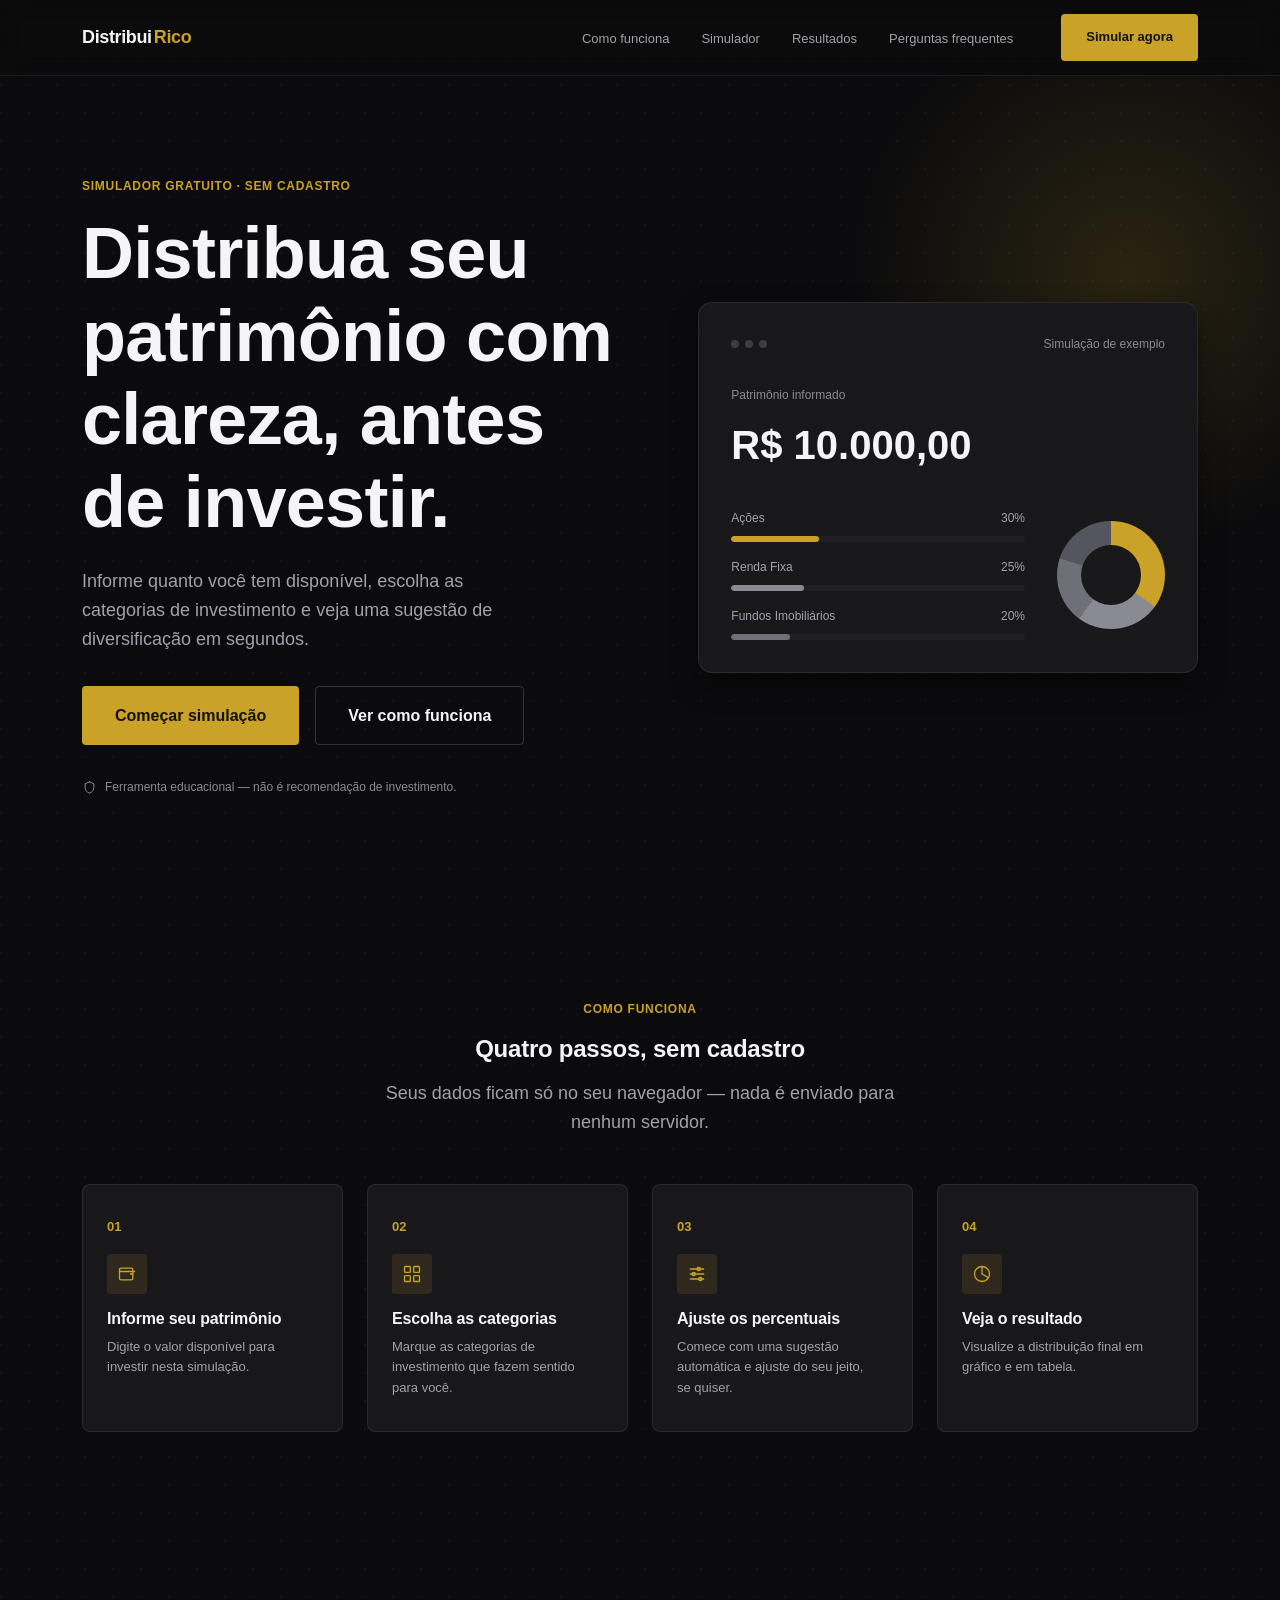
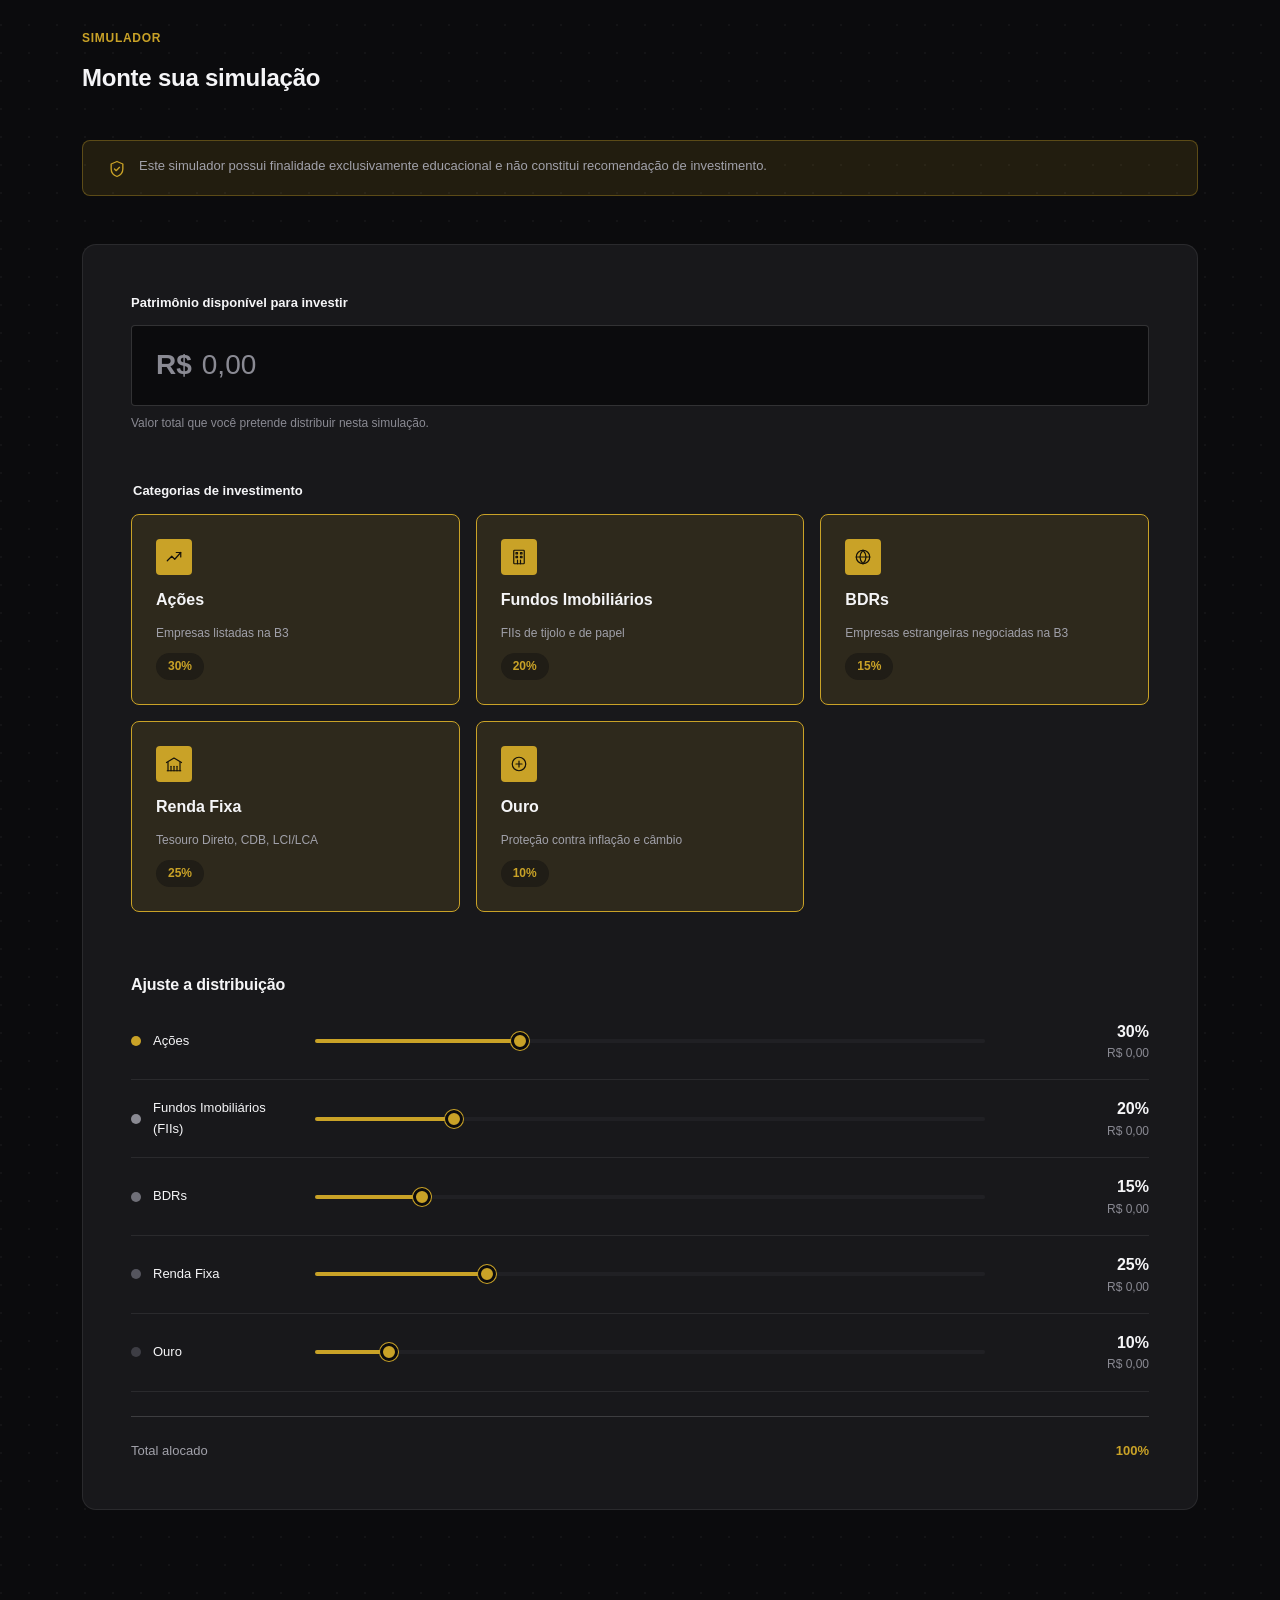
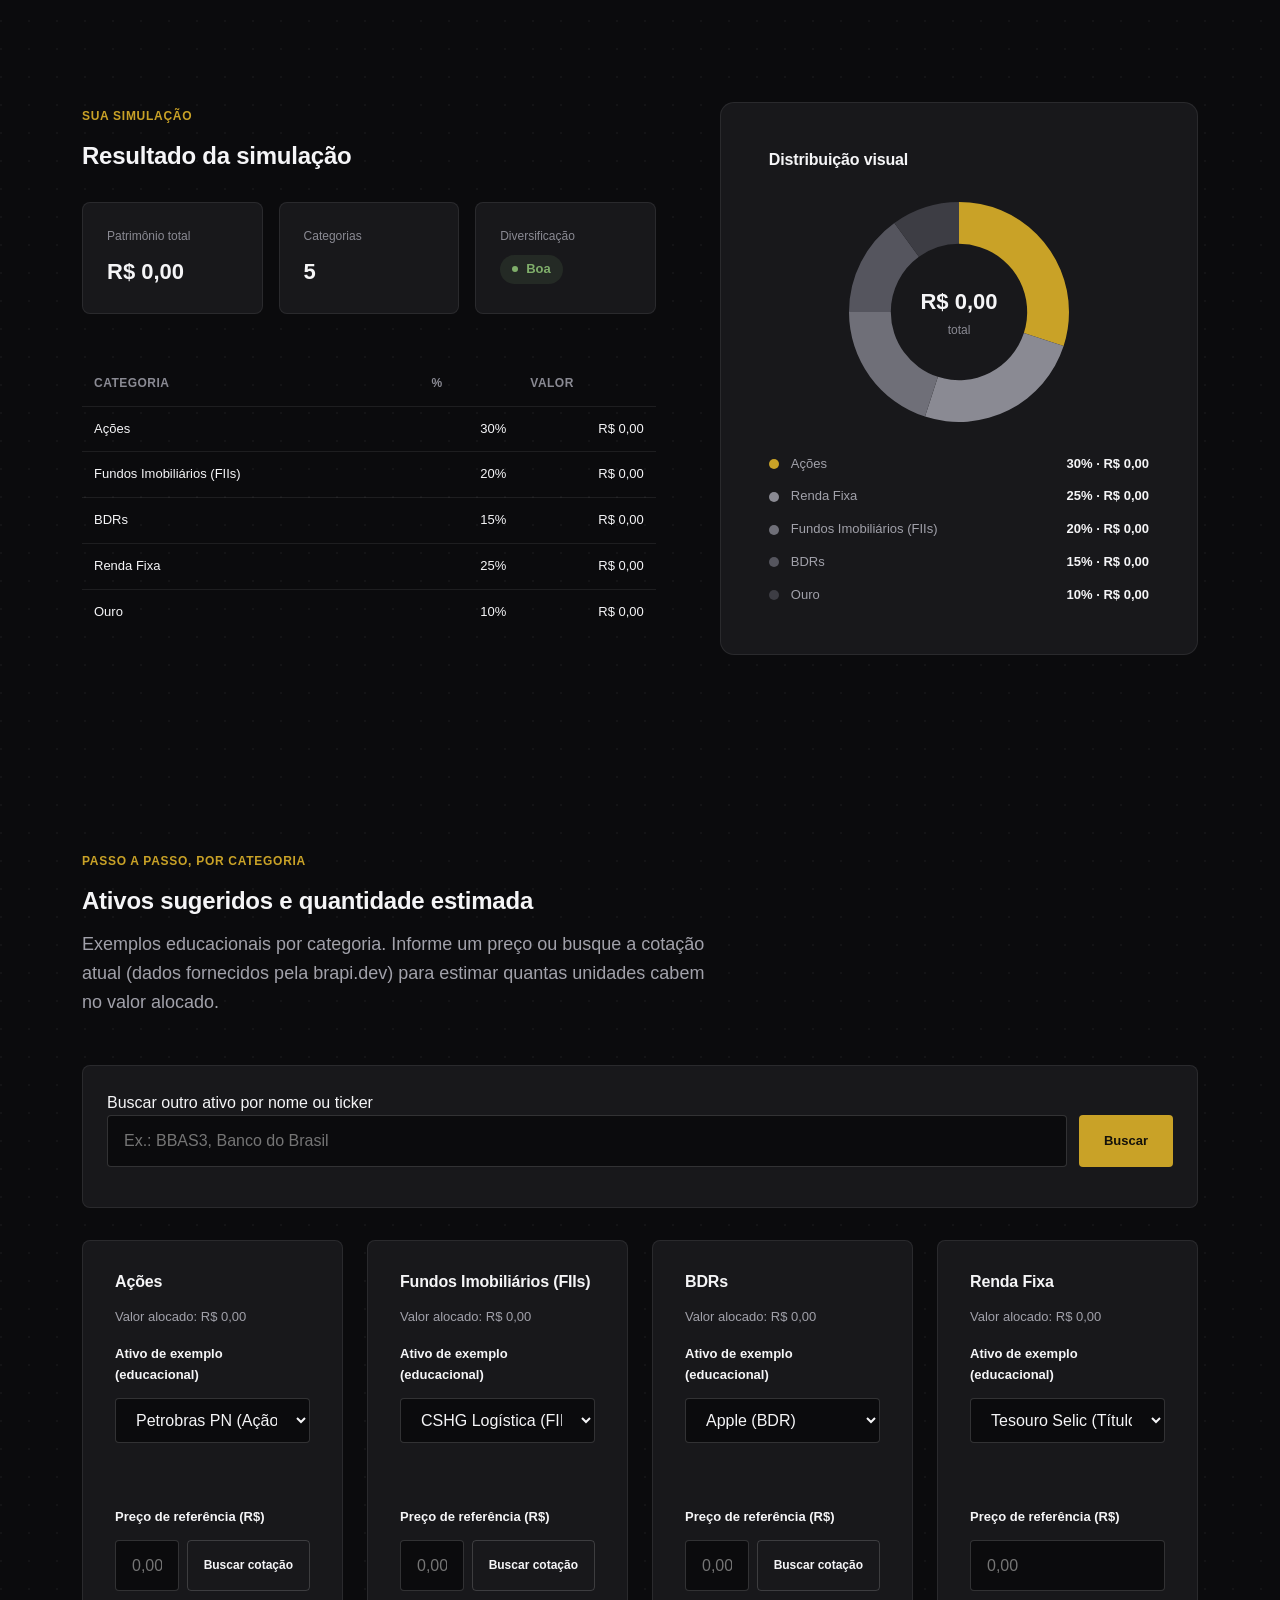
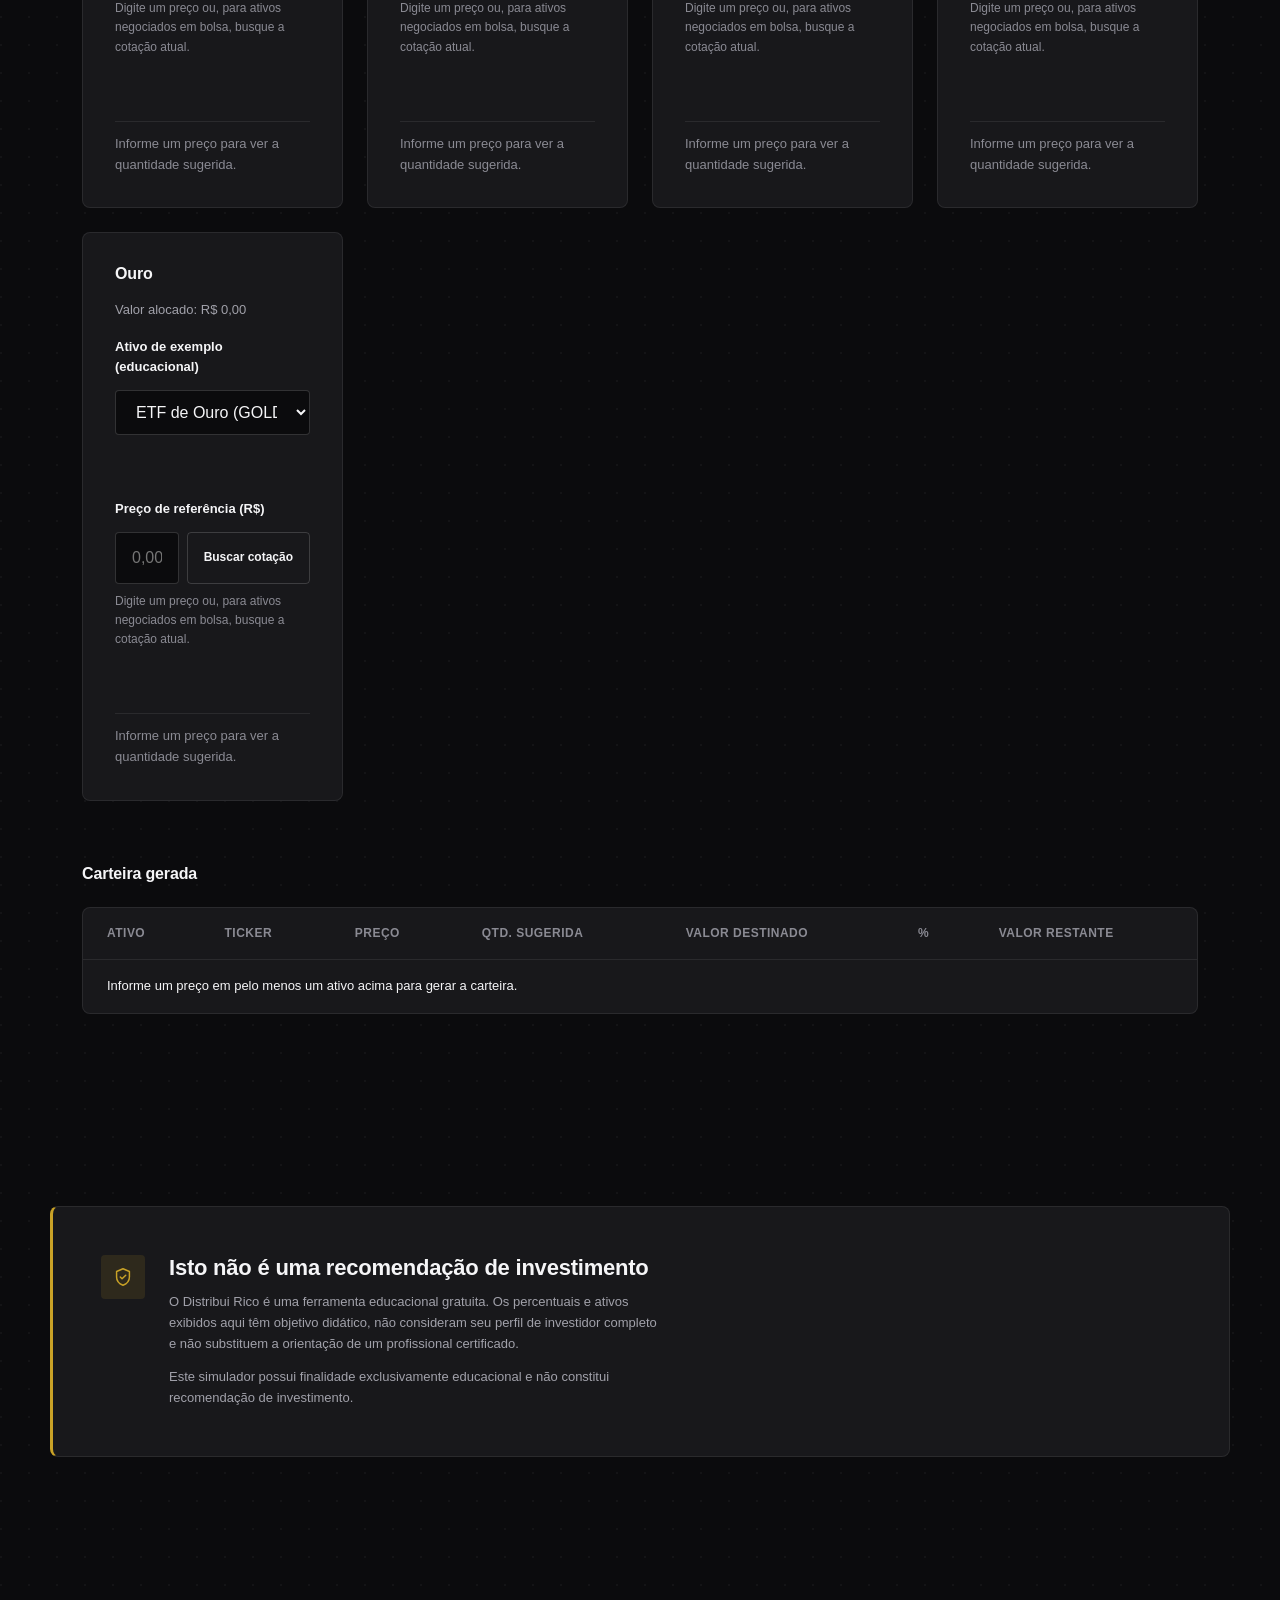
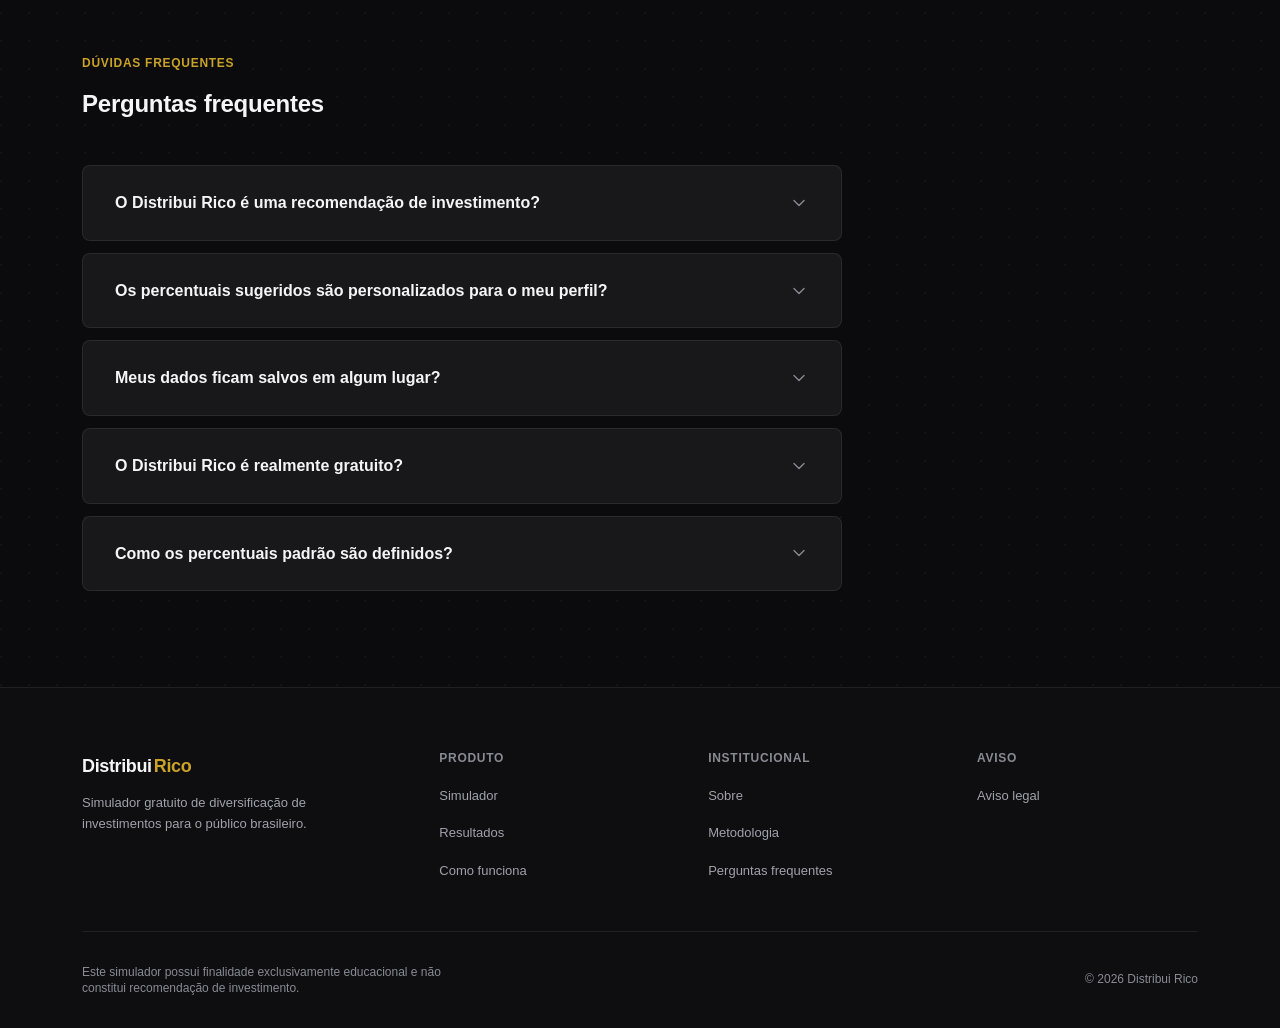
<file: index.html>
<!DOCTYPE html>
<html lang="pt-BR">
<head>
  <meta charset="UTF-8" />
  <meta name="viewport" content="width=device-width, initial-scale=1.0" />
  <meta name="theme-color" content="#0b0b0d" />
  <title>Distribui Rico — Simulador gratuito de diversificação de investimentos</title>
  <meta
    name="description"
    content="Informe seu patrimônio, escolha categorias de investimento e veja uma sugestão de diversificação em segundos. Gratuito, sem cadastro e 100% educacional."
  />
  <link rel="canonical" href="https://distribuirico.com.br/" />
  <link rel="icon" type="image/svg+xml" href="assets/icons/favicon.svg" />

  <!-- Open Graph -->
  <meta property="og:type" content="website" />
  <meta property="og:locale" content="pt_BR" />
  <meta property="og:site_name" content="Distribui Rico" />
  <meta property="og:title" content="Distribui Rico — Simulador gratuito de diversificação de investimentos" />
  <meta
    property="og:description"
    content="Informe seu patrimônio, escolha categorias de investimento e veja uma sugestão de diversificação em segundos. Gratuito e educacional."
  />
  <meta property="og:image" content="https://distribuirico.com.br/assets/og/distribui-rico-og.png" />
  <meta property="og:image:width" content="1200" />
  <meta property="og:image:height" content="630" />
  <meta property="og:url" content="https://distribuirico.com.br/" />

  <!-- Twitter -->
  <meta name="twitter:card" content="summary_large_image" />
  <meta name="twitter:title" content="Distribui Rico — Simulador gratuito de diversificação de investimentos" />
  <meta
    name="twitter:description"
    content="Informe seu patrimônio, escolha categorias de investimento e veja uma sugestão de diversificação em segundos."
  />
  <meta name="twitter:image" content="https://distribuirico.com.br/assets/og/distribui-rico-og.png" />

  <!-- Segurança: como é um site 100% estático, sem backend, este meta CSP é
       a única camada de política de conteúdo possível (cabeçalhos HTTP como
       X-Content-Type-Options dependem da hospedagem escolhida — ver nota na
       revisão final). connect-src precisa incluir brapi.dev, ou o próprio
       fetch() de cotação seria bloqueado pelo navegador. -->
  <meta
    http-equiv="Content-Security-Policy"
    content="default-src 'self'; connect-src 'self' https://brapi.dev; img-src 'self' data:; style-src 'self' 'unsafe-inline'; script-src 'self'; base-uri 'self'; form-action 'none'; frame-ancestors 'none'; object-src 'none';"
  />
  <meta name="referrer" content="strict-origin-when-cross-origin" />

  <!-- Tipografia 100% via pilha de fontes do sistema (ver --font-sans em
       tokens.css): zero requisição de rede para fonte, zero FOUT/CLS por
       troca de fonte, funciona idêntico offline e em produção. -->
  <link rel="stylesheet" href="css/tokens.css" />
  <link rel="stylesheet" href="css/base.css" />
  <link rel="stylesheet" href="css/layout.css" />
  <link rel="stylesheet" href="css/components.css" />
  <link rel="stylesheet" href="css/pages/home.css" />

  <script type="application/ld+json">
  {
    "@context": "https://schema.org",
    "@type": "WebApplication",
    "name": "Distribui Rico",
    "url": "https://distribuirico.com.br/",
    "applicationCategory": "FinanceApplication",
    "operatingSystem": "Web",
    "description": "Simulador gratuito de diversificação de investimentos para o público brasileiro. Ferramenta educacional, sem cadastro.",
    "isAccessibleForFree": true,
    "offers": {
      "@type": "Offer",
      "price": "0",
      "priceCurrency": "BRL"
    }
  }
  </script>
</head>
<body>
  <a class="skip-link" href="#main">Pular para o conteúdo</a>

  <!-- Sprite de ícones: cada símbolo é definido UMA vez e reutilizado via
       <use>, em vez de repetir o mesmo <path> em cada ocorrência (o
       chevron do FAQ se repetia 5x, o ícone de escudo 2x). Reduz o peso
       do HTML e concentra cada ícone em um único lugar para manter. -->
  <svg aria-hidden="true" style="display: none;">
    <symbol id="icon-chevron-down" viewBox="0 0 24 24">
      <polyline points="6 9 12 15 18 9"></polyline>
    </symbol>
    <symbol id="icon-shield-check" viewBox="0 0 24 24">
      <path d="M12 3l7 3v6c0 4.5-3 7.5-7 9-4-1.5-7-4.5-7-9V6l7-3Z"></path>
      <path d="M9 12l2 2 4-4"></path>
    </symbol>
  </svg>

  <!-- ===================== HEADER ===================== -->
  <header class="site-header">
    <div class="container header-inner">
      <a href="index.html" class="logo">Distribui<span>Rico</span></a>

      <input type="checkbox" id="nav-toggle" class="nav-toggle-input" />
      <label for="nav-toggle" class="nav-toggle-label" aria-label="Abrir menu de navegação">
        <svg class="icon" viewBox="0 0 24 24" aria-hidden="true">
          <line x1="4" y1="7" x2="20" y2="7"></line>
          <line x1="4" y1="12" x2="20" y2="12"></line>
          <line x1="4" y1="17" x2="20" y2="17"></line>
        </svg>
      </label>

      <nav class="main-nav" aria-label="Navegação principal">
        <ul>
          <li><a href="#como-funciona">Como funciona</a></li>
          <li><a href="#simulador">Simulador</a></li>
          <li><a href="#resultados">Resultados</a></li>
          <li><a href="#faq">Perguntas frequentes</a></li>
        </ul>
        <a href="#simulador" class="btn btn-accent">Simular agora</a>
      </nav>
    </div>
  </header>

  <main id="main">
    <!-- ===================== HERO ===================== -->
    <section class="hero">
      <div class="container hero-grid">
        <div class="hero-content">
          <p class="eyebrow">Simulador gratuito · sem cadastro</p>
          <h1>Distribua seu patrimônio com clareza, antes de investir.</h1>
          <p class="hero-lead">
            Informe quanto você tem disponível, escolha as categorias de investimento
            e veja uma sugestão de diversificação em segundos.
          </p>
          <div class="hero-actions">
            <a href="#simulador" class="btn btn-accent btn-lg">Começar simulação</a>
            <a href="#como-funciona" class="btn btn-ghost btn-lg">Ver como funciona</a>
          </div>
          <p class="hero-disclaimer-inline">
            <svg class="icon" viewBox="0 0 24 24" aria-hidden="true">
              <path d="M12 3l7 3v6c0 4.5-3 7.5-7 9-4-1.5-7-4.5-7-9V6l7-3Z"></path>
            </svg>
            Ferramenta educacional — não é recomendação de investimento.
          </p>
        </div>

        <div class="hero-visual" aria-hidden="true">
          <div class="preview-card">
            <div class="preview-card-header">
              <div class="dots"><span></span><span></span><span></span></div>
              <span class="tag">Simulação de exemplo</span>
            </div>
            <div class="preview-total">
              <span class="label">Patrimônio informado</span>
              <span class="value">R$ 10.000,00</span>
            </div>
            <div class="preview-body">
              <div class="preview-bars">
                <div class="preview-bar-row">
                  <div class="top"><span>Ações</span><span>30%</span></div>
                  <div class="preview-bar-track">
                    <div class="preview-bar-fill" style="--bar-width:30%; --bar-color: var(--chart-1);"></div>
                  </div>
                </div>
                <div class="preview-bar-row">
                  <div class="top"><span>Renda Fixa</span><span>25%</span></div>
                  <div class="preview-bar-track">
                    <div class="preview-bar-fill" style="--bar-width:25%; --bar-color: var(--chart-2);"></div>
                  </div>
                </div>
                <div class="preview-bar-row">
                  <div class="top"><span>Fundos Imobiliários</span><span>20%</span></div>
                  <div class="preview-bar-track">
                    <div class="preview-bar-fill" style="--bar-width:20%; --bar-color: var(--chart-3);"></div>
                  </div>
                </div>
              </div>
              <div class="preview-donut"></div>
            </div>
          </div>
        </div>
      </div>
    </section>

    <!-- ===================== COMO FUNCIONA ===================== -->
    <section class="how-it-works" id="como-funciona" aria-labelledby="how-title">
      <div class="container">
        <div class="section-header center">
          <p class="eyebrow">Como funciona</p>
          <h2 id="how-title">Quatro passos, sem cadastro</h2>
          <p class="section-lead">
            Seus dados ficam só no seu navegador — nada é enviado para nenhum servidor.
          </p>
        </div>

        <ol class="steps-grid">
          <li class="step-card">
            <span class="step-number">01</span>
            <span class="step-icon">
              <svg class="icon" viewBox="0 0 24 24" aria-hidden="true">
                <path d="M3 7a2 2 0 0 1 2-2h12a2 2 0 0 1 2 2v10a2 2 0 0 1-2 2H5a2 2 0 0 1-2-2V7Z"></path>
                <path d="M16 12h3"></path>
                <path d="M3 9h18"></path>
              </svg>
            </span>
            <h3>Informe seu patrimônio</h3>
            <p>Digite o valor disponível para investir nesta simulação.</p>
          </li>

          <li class="step-card">
            <span class="step-number">02</span>
            <span class="step-icon">
              <svg class="icon" viewBox="0 0 24 24" aria-hidden="true">
                <rect x="3" y="3" width="7" height="7" rx="1"></rect>
                <rect x="14" y="3" width="7" height="7" rx="1"></rect>
                <rect x="3" y="14" width="7" height="7" rx="1"></rect>
                <rect x="14" y="14" width="7" height="7" rx="1"></rect>
              </svg>
            </span>
            <h3>Escolha as categorias</h3>
            <p>Marque as categorias de investimento que fazem sentido para você.</p>
          </li>

          <li class="step-card">
            <span class="step-number">03</span>
            <span class="step-icon">
              <svg class="icon" viewBox="0 0 24 24" aria-hidden="true">
                <line x1="4" y1="6" x2="20" y2="6"></line>
                <circle cx="14" cy="6" r="2"></circle>
                <line x1="4" y1="12" x2="20" y2="12"></line>
                <circle cx="8" cy="12" r="2"></circle>
                <line x1="4" y1="18" x2="20" y2="18"></line>
                <circle cx="16" cy="18" r="2"></circle>
              </svg>
            </span>
            <h3>Ajuste os percentuais</h3>
            <p>Comece com uma sugestão automática e ajuste do seu jeito, se quiser.</p>
          </li>

          <li class="step-card">
            <span class="step-number">04</span>
            <span class="step-icon">
              <svg class="icon" viewBox="0 0 24 24" aria-hidden="true">
                <path d="M12 3v9l7.5 4.3"></path>
                <circle cx="12" cy="12" r="9"></circle>
              </svg>
            </span>
            <h3>Veja o resultado</h3>
            <p>Visualize a distribuição final em gráfico e em tabela.</p>
          </li>
        </ol>
      </div>
    </section>

    <!-- ===================== CALCULADORA ===================== -->
    <section class="calculator" id="simulador" aria-labelledby="calc-title">
      <div class="container">
        <div class="section-header">
          <p class="eyebrow">Simulador</p>
          <h2 id="calc-title">Monte sua simulação</h2>
        </div>

        <div class="disclaimer-banner" role="note">
          <svg class="icon" aria-hidden="true"><use href="#icon-shield-check"></use></svg>
          <p>
            Este simulador possui finalidade exclusivamente educacional e não constitui
            recomendação de investimento.
          </p>
        </div>

        <div class="calc-panel">
          <!-- Patrimônio -->
          <div class="field-group">
            <label for="patrimonio">Patrimônio disponível para investir</label>
            <div class="currency-input">
              <span class="currency-prefix" aria-hidden="true">R$</span>
              <input
                type="text"
                id="patrimonio"
                name="patrimonio"
                inputmode="decimal"
                placeholder="0,00"
                aria-describedby="patrimonio-hint"
              />
            </div>
            <span id="patrimonio-hint" class="field-hint">
              Valor total que você pretende distribuir nesta simulação.
            </span>
            <span id="patrimonio-erro" class="field-hint field-hint-erro is-hidden" role="alert">
              Digite um valor de patrimônio válido, maior que zero.
            </span>
          </div>

          <!-- Categorias -->
          <fieldset class="categories-field">
            <legend>Categorias de investimento</legend>

            <div class="category-grid">
              <label class="category-card">
                <input type="checkbox" name="categoria" value="acoes" checked />
                <span class="category-icon">
                  <svg class="icon" viewBox="0 0 24 24" aria-hidden="true">
                    <polyline points="3 17 9 11 13 15 21 6"></polyline>
                    <polyline points="15 6 21 6 21 12"></polyline>
                  </svg>
                </span>
                <span class="category-name">Ações</span>
                <span class="category-desc">Empresas listadas na B3</span>
                <span class="category-tag" data-tag-categoria="acoes">30%</span>
              </label>

              <label class="category-card">
                <input type="checkbox" name="categoria" value="fiis" checked />
                <span class="category-icon">
                  <svg class="icon" viewBox="0 0 24 24" aria-hidden="true">
                    <rect x="5" y="3" width="14" height="18" rx="1"></rect>
                    <rect x="8" y="6" width="2" height="2"></rect>
                    <rect x="14" y="6" width="2" height="2"></rect>
                    <rect x="8" y="11" width="2" height="2"></rect>
                    <rect x="14" y="11" width="2" height="2"></rect>
                    <line x1="10" y1="21" x2="10" y2="16"></line>
                    <line x1="14" y1="21" x2="14" y2="16"></line>
                  </svg>
                </span>
                <span class="category-name">Fundos Imobiliários</span>
                <span class="category-desc">FIIs de tijolo e de papel</span>
                <span class="category-tag" data-tag-categoria="fiis">20%</span>
              </label>

              <label class="category-card">
                <input type="checkbox" name="categoria" value="bdrs" checked />
                <span class="category-icon">
                  <svg class="icon" viewBox="0 0 24 24" aria-hidden="true">
                    <circle cx="12" cy="12" r="9"></circle>
                    <line x1="3" y1="12" x2="21" y2="12"></line>
                    <path d="M12 3c2.5 2.6 4 6 4 9s-1.5 6.4-4 9c-2.5-2.6-4-6-4-9s1.5-6.4 4-9Z"></path>
                  </svg>
                </span>
                <span class="category-name">BDRs</span>
                <span class="category-desc">Empresas estrangeiras negociadas na B3</span>
                <span class="category-tag" data-tag-categoria="bdrs">15%</span>
              </label>

              <label class="category-card">
                <input type="checkbox" name="categoria" value="renda-fixa" checked />
                <span class="category-icon">
                  <svg class="icon" viewBox="0 0 24 24" aria-hidden="true">
                    <line x1="3" y1="21" x2="21" y2="21"></line>
                    <path d="M4 21V10"></path>
                    <path d="M20 21V10"></path>
                    <path d="M8 21v-6"></path>
                    <path d="M12 21v-6"></path>
                    <path d="M16 21v-6"></path>
                    <path d="M2 10l10-6 10 6"></path>
                  </svg>
                </span>
                <span class="category-name">Renda Fixa</span>
                <span class="category-desc">Tesouro Direto, CDB, LCI/LCA</span>
                <span class="category-tag" data-tag-categoria="renda-fixa">25%</span>
              </label>

              <label class="category-card">
                <input type="checkbox" name="categoria" value="ouro" checked />
                <span class="category-icon">
                  <svg class="icon" viewBox="0 0 24 24" aria-hidden="true">
                    <circle cx="12" cy="12" r="9"></circle>
                    <path d="M8 12h8"></path>
                    <path d="M12 8v8"></path>
                  </svg>
                </span>
                <span class="category-name">Ouro</span>
                <span class="category-desc">Proteção contra inflação e câmbio</span>
                <span class="category-tag" data-tag-categoria="ouro">10%</span>
              </label>
            </div>
          </fieldset>

          <!-- Ajuste de percentuais — construído dinamicamente pelo
               simulador.page.js a partir das categorias selecionadas
               acima. Sem JavaScript, o aviso abaixo explica o motivo de
               a lista aparecer vazia (ver <noscript> no fim do body). -->
          <div class="allocation-list">
            <h3>Ajuste a distribuição</h3>

            <div id="allocation-rows" aria-live="polite"></div>

            <div id="allocation-empty" class="empty-state is-hidden">
              <span class="empty-state-icon" aria-hidden="true">
                <svg class="icon" viewBox="0 0 24 24">
                  <rect x="3" y="3" width="18" height="18" rx="2"></rect>
                  <path d="M9 9h.01M15 9h.01M9 15c.7.7 1.9 1 3 1s2.3-.3 3-1"></path>
                </svg>
              </span>
              <p>Selecione ao menos uma categoria acima para montar sua distribuição.</p>
            </div>

            <p class="allocation-total">
              Total alocado
              <strong id="allocation-total-value">0%</strong>
            </p>
          </div>
        </div>
      </div>
    </section>

    <!-- ===================== RESULTADOS ===================== -->
    <section class="results" id="resultados" aria-labelledby="results-title">
      <div class="container results-grid">
        <div class="results-summary">
          <p class="eyebrow">Sua simulação</p>
          <h2 id="results-title">Resultado da simulação</h2>

          <div class="summary-cards">
            <div class="summary-card">
              <span class="summary-label">Patrimônio total</span>
              <span class="summary-value" id="resumo-patrimonio">R$ 0,00</span>
            </div>
            <div class="summary-card">
              <span class="summary-label">Categorias</span>
              <span class="summary-value" id="resumo-categorias">0</span>
            </div>
            <div class="summary-card">
              <span class="summary-label">Diversificação</span>
              <span class="summary-value badge badge-neutro" id="resumo-diversificacao">—</span>
            </div>
          </div>

          <table class="results-table" aria-label="Distribuição detalhada por categoria">
            <thead>
              <tr>
                <th scope="col">Categoria</th>
                <th scope="col">%</th>
                <th scope="col">Valor</th>
              </tr>
            </thead>
            <tbody id="resultados-tabela-corpo">
              <tr>
                <td colspan="3">Selecione uma categoria para ver o resultado.</td>
              </tr>
            </tbody>
          </table>
        </div>

        <div class="chart-card">
          <h3>Distribuição visual</h3>
          <div
            class="donut-wrap"
            id="donut-wrap"
            role="img"
            aria-label="Gráfico de distribuição do patrimônio por categoria"
          >
            <canvas id="grafico-distribuicao" width="220" height="220">
              O seu navegador não suporta a exibição do gráfico. Veja a tabela ao lado para os mesmos dados.
            </canvas>
            <div class="donut-center">
              <span class="value" id="donut-total">R$ 0</span>
              <span class="label">total</span>
            </div>
          </div>

          <ul class="chart-legend" id="chart-legend"></ul>
        </div>
      </div>
    </section>

    <!-- ===================== ATIVOS SUGERIDOS ===================== -->
    <section class="assets" id="ativos" aria-labelledby="assets-title">
      <div class="container">
        <div class="section-header">
          <p class="eyebrow">Passo a passo, por categoria</p>
          <h2 id="assets-title">Ativos sugeridos e quantidade estimada</h2>
          <p class="section-lead">
            Exemplos educacionais por categoria. Informe um preço ou busque a cotação
            atual (dados fornecidos pela brapi.dev) para estimar quantas unidades cabem
            no valor alocado.
          </p>
        </div>

        <div class="asset-search-global">
          <label for="busca-ativo-input">Buscar outro ativo por nome ou ticker</label>
          <div class="asset-search-controls">
            <input type="text" id="busca-ativo-input" placeholder="Ex.: BBAS3, Banco do Brasil" autocomplete="off" />
            <button type="button" id="busca-ativo-btn" class="btn btn-accent">Buscar</button>
          </div>
          <ul class="asset-search-results" id="busca-ativo-resultados" aria-live="polite"></ul>
        </div>

        <div class="assets-grid" id="assets-grid"></div>

        <div id="assets-empty" class="empty-state is-hidden">
          <span class="empty-state-icon" aria-hidden="true">
            <svg class="icon" viewBox="0 0 24 24">
              <rect x="3" y="3" width="18" height="18" rx="2"></rect>
              <path d="M9 9h.01M15 9h.01M9 15c.7.7 1.9 1 3 1s2.3-.3 3-1"></path>
            </svg>
          </span>
          <p>Selecione ao menos uma categoria no simulador para ver ativos sugeridos.</p>
        </div>

        <!-- ---- Carteira gerada: resumo por ativo escolhido ---- -->
        <div class="carteira-wrap">
          <h3>Carteira gerada</h3>
          <div class="table-scroll">
            <table class="results-table carteira-table" aria-label="Resumo da carteira por ativo escolhido">
              <thead>
                <tr>
                  <th scope="col">Ativo</th>
                  <th scope="col">Ticker</th>
                  <th scope="col">Preço</th>
                  <th scope="col">Qtd. sugerida</th>
                  <th scope="col">Valor destinado</th>
                  <th scope="col">%</th>
                  <th scope="col">Valor restante</th>
                </tr>
              </thead>
              <tbody id="carteira-tabela-corpo">
                <tr>
                  <td colspan="7">Informe um preço em pelo menos um ativo acima para gerar a carteira.</td>
                </tr>
              </tbody>
            </table>
          </div>
        </div>
      </div>
    </section>

    <!-- ===================== DISCLAIMER COMPLETO ===================== -->
    <section class="disclaimer-full" aria-labelledby="disclaimer-title">
      <div class="container disclaimer-box">
        <span class="icon-wrap" aria-hidden="true">
          <svg class="icon"><use href="#icon-shield-check"></use></svg>
        </span>
        <div>
          <h2 id="disclaimer-title">Isto não é uma recomendação de investimento</h2>
          <p>
            O Distribui Rico é uma ferramenta educacional gratuita. Os percentuais e ativos
            exibidos aqui têm objetivo didático, não consideram seu perfil de investidor
            completo e não substituem a orientação de um profissional certificado.
          </p>
          <p>
            Este simulador possui finalidade exclusivamente educacional e não constitui
            recomendação de investimento.
          </p>
        </div>
      </div>
    </section>

    <!-- ===================== FAQ ===================== -->
    <section class="faq" id="faq" aria-labelledby="faq-title">
      <div class="container">
        <div class="section-header">
          <p class="eyebrow">Dúvidas frequentes</p>
          <h2 id="faq-title">Perguntas frequentes</h2>
        </div>

        <div class="faq-list">
          <details class="faq-item">
            <summary>
              O Distribui Rico é uma recomendação de investimento?
              <svg class="chevron icon" aria-hidden="true"><use href="#icon-chevron-down"></use></svg>
            </summary>
            <p>
              Não. É uma ferramenta educacional que apresenta uma distribuição possível
              entre categorias de investimento, com base em percentuais que você mesmo
              pode ajustar. Nenhum conteúdo aqui deve ser interpretado como recomendação.
            </p>
          </details>

          <details class="faq-item">
            <summary>
              Os percentuais sugeridos são personalizados para o meu perfil?
              <svg class="chevron icon" aria-hidden="true"><use href="#icon-chevron-down"></use></svg>
            </summary>
            <p>
              A sugestão inicial é um ponto de partida educacional, não uma análise do seu
              perfil de investidor. Você pode — e deve — ajustar os percentuais para
              refletir seus próprios objetivos e tolerância a risco.
            </p>
          </details>

          <details class="faq-item">
            <summary>
              Meus dados ficam salvos em algum lugar?
              <svg class="chevron icon" aria-hidden="true"><use href="#icon-chevron-down"></use></svg>
            </summary>
            <p>
              A simulação roda inteiramente no seu navegador. Nenhum valor que você digitar
              é enviado a um servidor.
            </p>
          </details>

          <details class="faq-item">
            <summary>
              O Distribui Rico é realmente gratuito?
              <svg class="chevron icon" aria-hidden="true"><use href="#icon-chevron-down"></use></svg>
            </summary>
            <p>
              Sim, o simulador é 100% gratuito e não exige cadastro para ser usado.
            </p>
          </details>

          <details class="faq-item">
            <summary>
              Como os percentuais padrão são definidos?
              <svg class="chevron icon" aria-hidden="true"><use href="#icon-chevron-down"></use></svg>
            </summary>
            <p>
              A metodologia completa por trás dos percentuais sugeridos é explicada em
              detalhes na página de metodologia, incluindo as fontes e os critérios usados.
            </p>
          </details>
        </div>
      </div>
    </section>
  </main>

  <!-- ===================== FOOTER ===================== -->
  <footer class="site-footer">
    <div class="container">
      <div class="footer-top">
        <div class="footer-brand">
          <a href="index.html" class="logo">Distribui<span>Rico</span></a>
          <p>
            Simulador gratuito de diversificação de investimentos para o público brasileiro.
          </p>
        </div>

        <div class="footer-col">
          <h3>Produto</h3>
          <ul>
            <li><a href="#simulador">Simulador</a></li>
            <li><a href="#resultados">Resultados</a></li>
            <li><a href="#como-funciona">Como funciona</a></li>
          </ul>
        </div>

        <div class="footer-col">
          <h3>Institucional</h3>
          <ul>
            <li><a href="sobre.html">Sobre</a></li>
            <li><a href="metodologia.html">Metodologia</a></li>
            <li><a href="#faq">Perguntas frequentes</a></li>
          </ul>
        </div>

        <div class="footer-col">
          <h3>Aviso</h3>
          <ul>
            <li><a href="#disclaimer-title">Aviso legal</a></li>
          </ul>
        </div>
      </div>

      <div class="footer-bottom">
        <p class="footer-disclaimer">
          Este simulador possui finalidade exclusivamente educacional e não constitui
          recomendação de investimento.
        </p>
        <p class="footer-copy">© 2026 Distribui Rico</p>
      </div>
    </div>
  </footer>

  <!-- Região de notificações (toast) — components/toast.js insere e remove
       os avisos aqui. aria-live garante que leitores de tela anunciem
       cada novo toast sem precisar de foco manual. -->
  <div id="toast-container" class="toast-container" aria-live="polite" aria-atomic="true"></div>

  <!-- Aviso para quem navega com JavaScript desativado: o simulador é
       necessariamente interativo (soma sempre 100%, cálculo de quantidade,
       cotação em tempo real), então não tem uma versão funcional sem JS —
       mas o restante do site (conteúdo, FAQ, disclaimer) continua legível. -->
  <noscript>
    <div class="container noscript-wrap">
      <div class="disclaimer-banner" role="note">
        <p>
          O simulador precisa de JavaScript para calcular a distribuição em tempo real.
          Ative o JavaScript no seu navegador para usá-lo — o restante do conteúdo desta
          página continua disponível normalmente.
        </p>
      </div>
    </div>
  </noscript>

  <!-- Scripts carregados na ordem de dependência, todos com defer (não
       bloqueiam o parsing do HTML e rodam antes do DOMContentLoaded). Sem
       import/export ES module: cada arquivo se registra em window.DR via
       IIFE, o que mantém o site funcionando tanto abrindo o index.html
       direto (file://) quanto publicado em qualquer hospedagem estática. -->
  <script src="js/core/dom.js" defer></script>
  <script src="js/core/format.js" defer></script>
  <script src="js/core/store.js" defer></script>
  <script src="js/data/categorias.data.js" defer></script>
  <script src="js/data/ativos.data.js" defer></script>
  <script src="js/services/alocacao-service.js" defer></script>
  <script src="js/services/api.js" defer></script>
  <script src="js/components/toast.js" defer></script>
  <script src="js/components/loading.js" defer></script>
  <script src="js/components/skeleton.js" defer></script>
  <script src="js/components/grafico-canvas.js" defer></script>
  <script src="js/components/tabela-ativos.js" defer></script>
  <script src="js/pages/simulador.page.js" defer></script>
</body>
</html>
</file>
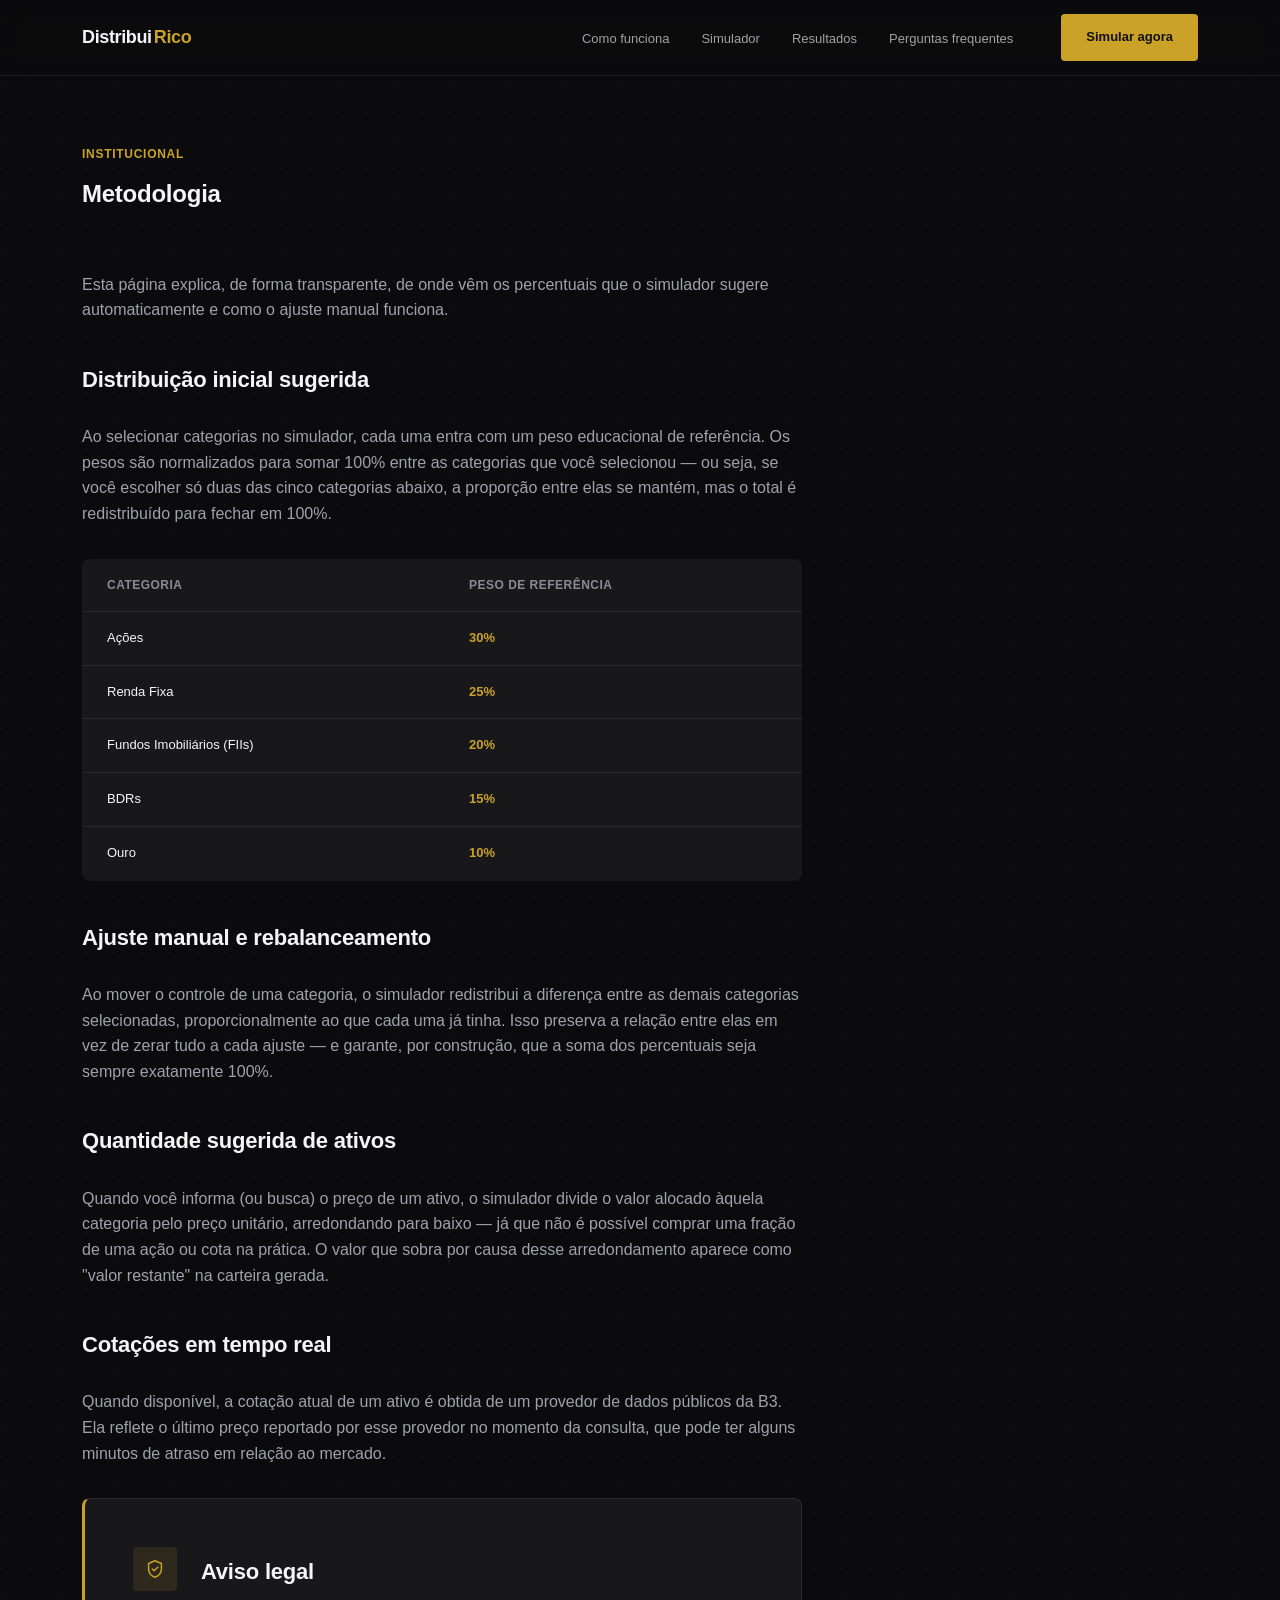
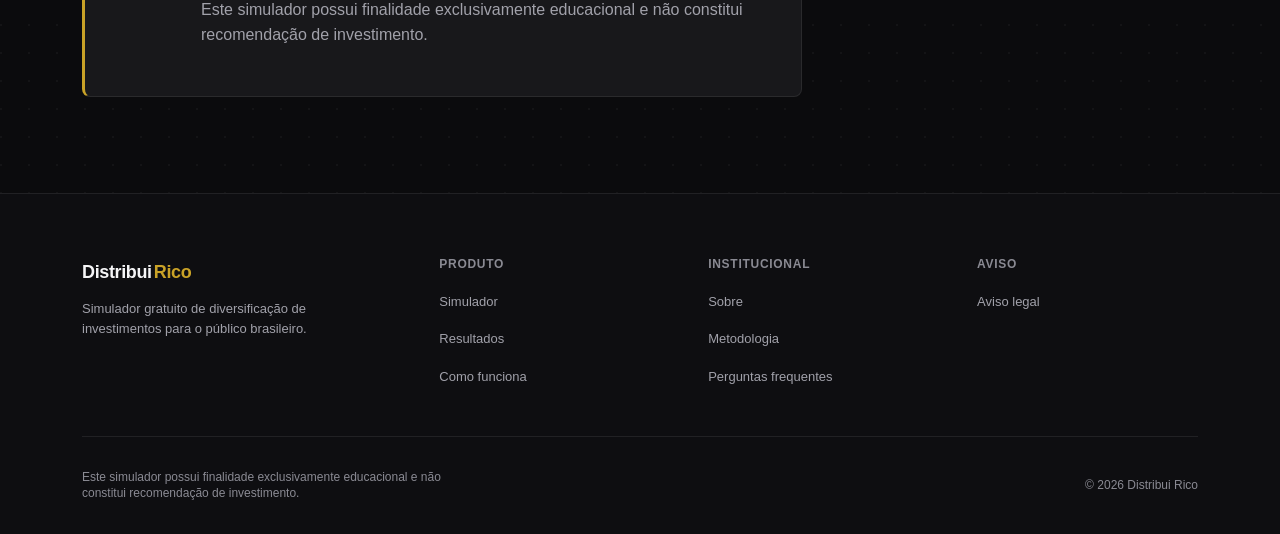
<file: metodologia.html>
<!DOCTYPE html>
<html lang="pt-BR">
<head>
  <meta charset="UTF-8" />
  <meta name="viewport" content="width=device-width, initial-scale=1.0" />
  <meta name="theme-color" content="#0b0b0d" />
  <title>Metodologia — Distribui Rico</title>
  <meta name="description" content="Entenda como o Distribui Rico calcula a distribuição sugerida, o rebalanceamento e a quantidade estimada de ativos." />
  <link rel="canonical" href="https://distribuirico.com.br/metodologia.html" />
  <link rel="icon" type="image/svg+xml" href="assets/icons/favicon.svg" />

  <meta property="og:type" content="website" />
  <meta property="og:locale" content="pt_BR" />
  <meta property="og:site_name" content="Distribui Rico" />
  <meta property="og:title" content="Metodologia — Distribui Rico" />
  <meta property="og:description" content="Entenda como o Distribui Rico calcula a distribuição sugerida entre categorias de investimento." />
  <meta property="og:image" content="https://distribuirico.com.br/assets/og/distribui-rico-og.png" />
  <meta property="og:image:width" content="1200" />
  <meta property="og:image:height" content="630" />
  <meta property="og:url" content="https://distribuirico.com.br/metodologia.html" />

  <meta name="twitter:card" content="summary_large_image" />
  <meta name="twitter:title" content="Metodologia — Distribui Rico" />
  <meta name="twitter:description" content="Entenda como o Distribui Rico calcula a distribuição sugerida entre categorias de investimento." />
  <meta name="twitter:image" content="https://distribuirico.com.br/assets/og/distribui-rico-og.png" />

  <meta
    http-equiv="Content-Security-Policy"
    content="default-src 'self'; connect-src 'self' https://brapi.dev; img-src 'self' data:; style-src 'self' 'unsafe-inline'; script-src 'self'; base-uri 'self'; form-action 'none'; frame-ancestors 'none'; object-src 'none';"
  />
  <meta name="referrer" content="strict-origin-when-cross-origin" />

  <link rel="stylesheet" href="css/tokens.css" />
  <link rel="stylesheet" href="css/base.css" />
  <link rel="stylesheet" href="css/layout.css" />
  <link rel="stylesheet" href="css/components.css" />
  <link rel="stylesheet" href="css/pages/content.css" />
</head>
<body>
  <a class="skip-link" href="#main">Pular para o conteúdo</a>

<svg aria-hidden="true" style="display: none;">
    <symbol id="icon-chevron-down" viewBox="0 0 24 24">
      <polyline points="6 9 12 15 18 9"></polyline>
    </symbol>
    <symbol id="icon-shield-check" viewBox="0 0 24 24">
      <path d="M12 3l7 3v6c0 4.5-3 7.5-7 9-4-1.5-7-4.5-7-9V6l7-3Z"></path>
      <path d="M9 12l2 2 4-4"></path>
    </symbol>
  </svg>

  <header class="site-header">
    <div class="container header-inner">
      <a href="index.html" class="logo">Distribui<span>Rico</span></a>

      <input type="checkbox" id="nav-toggle" class="nav-toggle-input" />
      <label for="nav-toggle" class="nav-toggle-label" aria-label="Abrir menu de navegação">
        <svg class="icon" viewBox="0 0 24 24" aria-hidden="true">
          <line x1="4" y1="7" x2="20" y2="7"></line>
          <line x1="4" y1="12" x2="20" y2="12"></line>
          <line x1="4" y1="17" x2="20" y2="17"></line>
        </svg>
      </label>

      <nav class="main-nav" aria-label="Navegação principal">
        <ul>
          <li><a href="index.html#como-funciona">Como funciona</a></li>
          <li><a href="index.html#simulador">Simulador</a></li>
          <li><a href="index.html#resultados">Resultados</a></li>
          <li><a href="index.html#faq">Perguntas frequentes</a></li>
        </ul>
        <a href="index.html#simulador" class="btn btn-accent">Simular agora</a>
      </nav>
    </div>
  </header>

  <main id="main">
    <section class="content-page">
      <div class="container">
        <div class="page-header">
          <p class="eyebrow">Institucional</p>
          <h1>Metodologia</h1>
        </div>

        <div class="content-body">
          <p>
            Esta página explica, de forma transparente, de onde vêm os percentuais que o
            simulador sugere automaticamente e como o ajuste manual funciona.
          </p>

          <h2>Distribuição inicial sugerida</h2>
          <p>
            Ao selecionar categorias no simulador, cada uma entra com um peso educacional
            de referência. Os pesos são normalizados para somar 100% entre as categorias que
            você selecionou — ou seja, se você escolher só duas das cinco categorias abaixo,
            a proporção entre elas se mantém, mas o total é redistribuído para fechar em 100%.
          </p>

          <table class="methodology-table">
            <thead>
              <tr>
                <th scope="col">Categoria</th>
                <th scope="col">Peso de referência</th>
              </tr>
            </thead>
            <tbody>
              <tr><td>Ações</td><td>30%</td></tr>
              <tr><td>Renda Fixa</td><td>25%</td></tr>
              <tr><td>Fundos Imobiliários (FIIs)</td><td>20%</td></tr>
              <tr><td>BDRs</td><td>15%</td></tr>
              <tr><td>Ouro</td><td>10%</td></tr>
            </tbody>
          </table>

          <h2>Ajuste manual e rebalanceamento</h2>
          <p>
            Ao mover o controle de uma categoria, o simulador redistribui a diferença entre
            as demais categorias selecionadas, proporcionalmente ao que cada uma já tinha.
            Isso preserva a relação entre elas em vez de zerar tudo a cada ajuste — e garante,
            por construção, que a soma dos percentuais seja sempre exatamente 100%.
          </p>

          <h2>Quantidade sugerida de ativos</h2>
          <p>
            Quando você informa (ou busca) o preço de um ativo, o simulador divide o valor
            alocado àquela categoria pelo preço unitário, arredondando para baixo — já que
            não é possível comprar uma fração de uma ação ou cota na prática. O valor que
            sobra por causa desse arredondamento aparece como "valor restante" na carteira
            gerada.
          </p>

          <h2>Cotações em tempo real</h2>
          <p>
            Quando disponível, a cotação atual de um ativo é obtida de um provedor de dados
            públicos da B3. Ela reflete o último preço reportado por esse provedor no momento
            da consulta, que pode ter alguns minutos de atraso em relação ao mercado.
          </p>

          <div class="disclaimer-box">
            <span class="icon-wrap" aria-hidden="true">
              <svg class="icon"><use href="#icon-shield-check"></use></svg>
            </span>
            <div>
              <h2>Aviso legal</h2>
              <p>
                Este simulador possui finalidade exclusivamente educacional e não constitui
                recomendação de investimento.
              </p>
            </div>
          </div>
        </div>
      </div>
    </section>

  </main>

  <footer class="site-footer">
    <div class="container">
      <div class="footer-top">
        <div class="footer-brand">
          <a href="index.html" class="logo">Distribui<span>Rico</span></a>
          <p>
            Simulador gratuito de diversificação de investimentos para o público brasileiro.
          </p>
        </div>

        <div class="footer-col">
          <h3>Produto</h3>
          <ul>
            <li><a href="index.html#simulador">Simulador</a></li>
            <li><a href="index.html#resultados">Resultados</a></li>
            <li><a href="index.html#como-funciona">Como funciona</a></li>
          </ul>
        </div>

        <div class="footer-col">
          <h3>Institucional</h3>
          <ul>
            <li><a href="sobre.html">Sobre</a></li>
            <li><a href="metodologia.html">Metodologia</a></li>
            <li><a href="index.html#faq">Perguntas frequentes</a></li>
          </ul>
        </div>

        <div class="footer-col">
          <h3>Aviso</h3>
          <ul>
            <li><a href="index.html#disclaimer-title">Aviso legal</a></li>
          </ul>
        </div>
      </div>

      <div class="footer-bottom">
        <p class="footer-disclaimer">
          Este simulador possui finalidade exclusivamente educacional e não constitui
          recomendação de investimento.
        </p>
        <p class="footer-copy">© 2026 Distribui Rico</p>
      </div>
    </div>
  </footer>
</body>
</html>
</file>
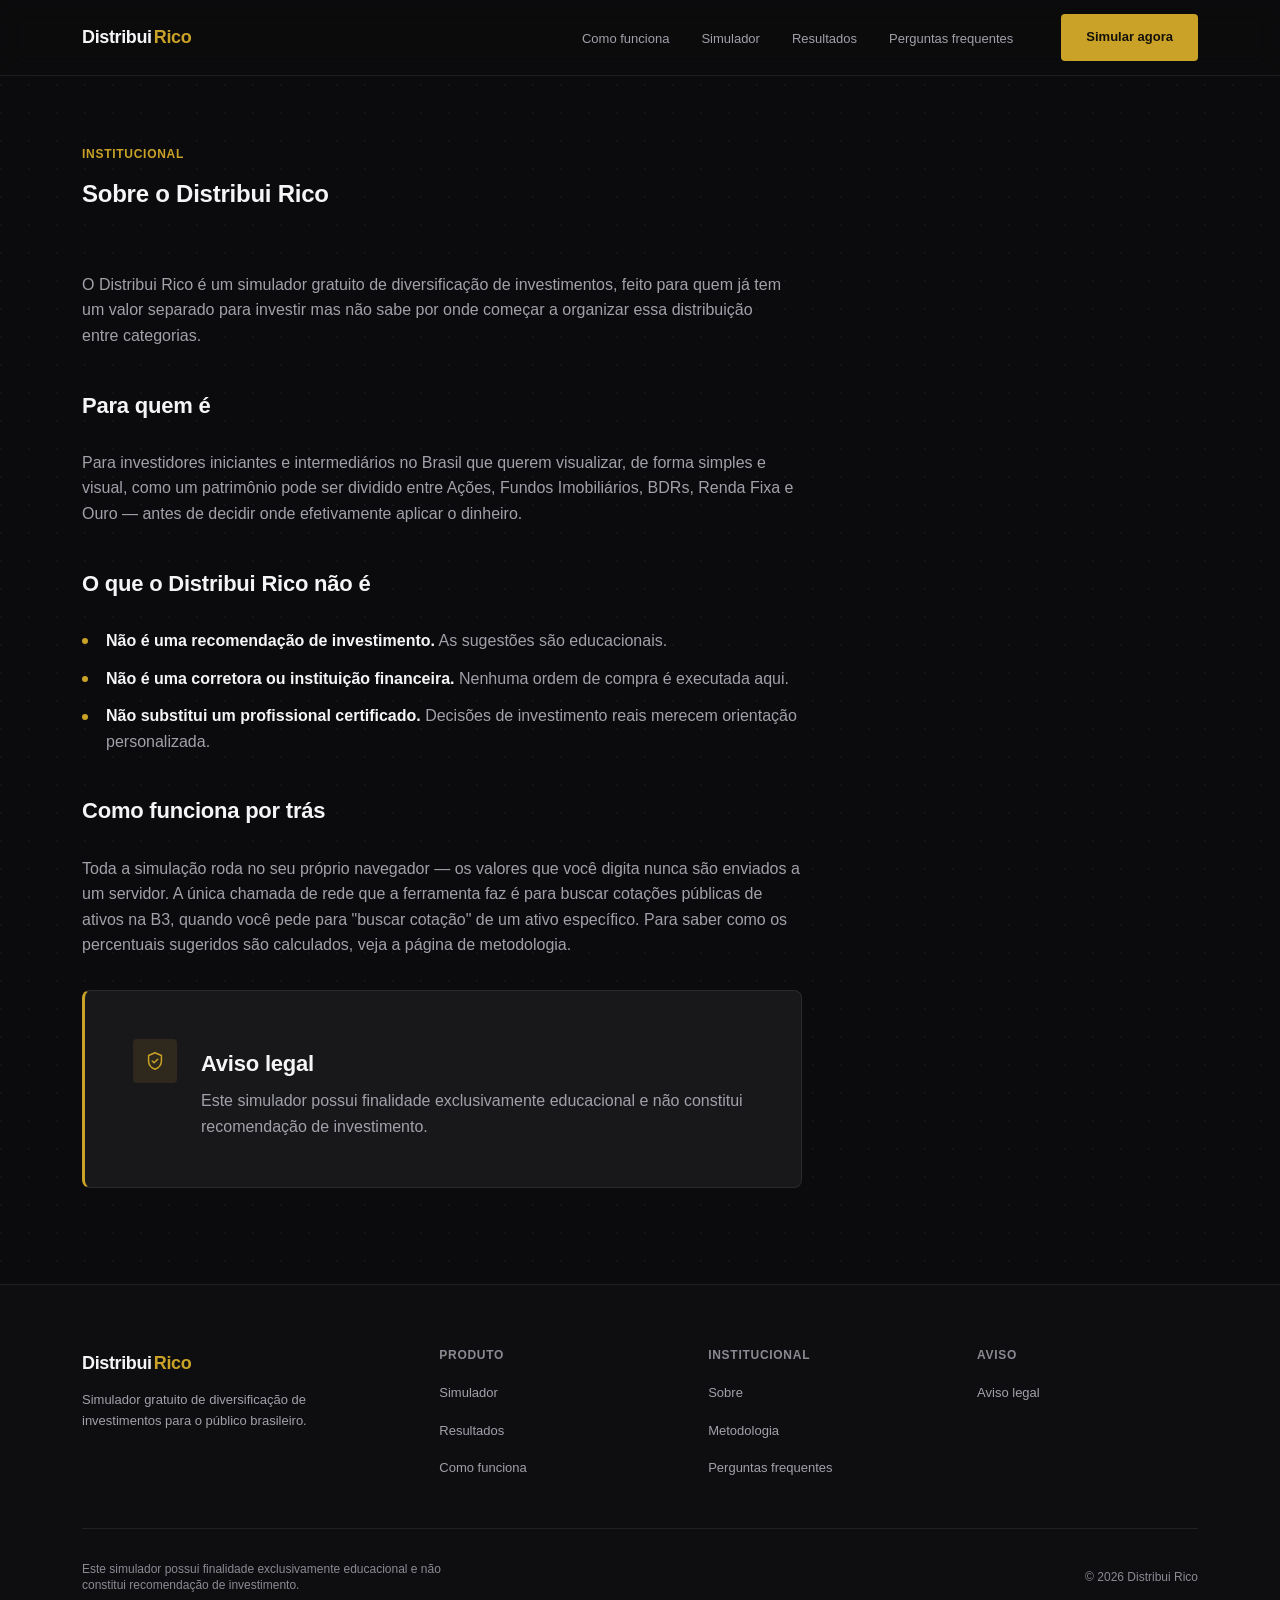
<file: sobre.html>
<!DOCTYPE html>
<html lang="pt-BR">
<head>
  <meta charset="UTF-8" />
  <meta name="viewport" content="width=device-width, initial-scale=1.0" />
  <meta name="theme-color" content="#0b0b0d" />
  <title>Sobre — Distribui Rico</title>
  <meta name="description" content="Conheça o Distribui Rico: um simulador gratuito e educacional de diversificação de investimentos para o público brasileiro." />
  <link rel="canonical" href="https://distribuirico.com.br/sobre.html" />
  <link rel="icon" type="image/svg+xml" href="assets/icons/favicon.svg" />

  <meta property="og:type" content="website" />
  <meta property="og:locale" content="pt_BR" />
  <meta property="og:site_name" content="Distribui Rico" />
  <meta property="og:title" content="Sobre — Distribui Rico" />
  <meta property="og:description" content="Conheça o Distribui Rico: um simulador gratuito e educacional de diversificação de investimentos." />
  <meta property="og:image" content="https://distribuirico.com.br/assets/og/distribui-rico-og.png" />
  <meta property="og:image:width" content="1200" />
  <meta property="og:image:height" content="630" />
  <meta property="og:url" content="https://distribuirico.com.br/sobre.html" />

  <meta name="twitter:card" content="summary_large_image" />
  <meta name="twitter:title" content="Sobre — Distribui Rico" />
  <meta name="twitter:description" content="Conheça o Distribui Rico: um simulador gratuito e educacional de diversificação de investimentos." />
  <meta name="twitter:image" content="https://distribuirico.com.br/assets/og/distribui-rico-og.png" />

  <meta
    http-equiv="Content-Security-Policy"
    content="default-src 'self'; connect-src 'self' https://brapi.dev; img-src 'self' data:; style-src 'self' 'unsafe-inline'; script-src 'self'; base-uri 'self'; form-action 'none'; frame-ancestors 'none'; object-src 'none';"
  />
  <meta name="referrer" content="strict-origin-when-cross-origin" />

  <link rel="stylesheet" href="css/tokens.css" />
  <link rel="stylesheet" href="css/base.css" />
  <link rel="stylesheet" href="css/layout.css" />
  <link rel="stylesheet" href="css/components.css" />
  <link rel="stylesheet" href="css/pages/content.css" />
</head>
<body>
  <a class="skip-link" href="#main">Pular para o conteúdo</a>

<svg aria-hidden="true" style="display: none;">
    <symbol id="icon-chevron-down" viewBox="0 0 24 24">
      <polyline points="6 9 12 15 18 9"></polyline>
    </symbol>
    <symbol id="icon-shield-check" viewBox="0 0 24 24">
      <path d="M12 3l7 3v6c0 4.5-3 7.5-7 9-4-1.5-7-4.5-7-9V6l7-3Z"></path>
      <path d="M9 12l2 2 4-4"></path>
    </symbol>
  </svg>

  <header class="site-header">
    <div class="container header-inner">
      <a href="index.html" class="logo">Distribui<span>Rico</span></a>

      <input type="checkbox" id="nav-toggle" class="nav-toggle-input" />
      <label for="nav-toggle" class="nav-toggle-label" aria-label="Abrir menu de navegação">
        <svg class="icon" viewBox="0 0 24 24" aria-hidden="true">
          <line x1="4" y1="7" x2="20" y2="7"></line>
          <line x1="4" y1="12" x2="20" y2="12"></line>
          <line x1="4" y1="17" x2="20" y2="17"></line>
        </svg>
      </label>

      <nav class="main-nav" aria-label="Navegação principal">
        <ul>
          <li><a href="index.html#como-funciona">Como funciona</a></li>
          <li><a href="index.html#simulador">Simulador</a></li>
          <li><a href="index.html#resultados">Resultados</a></li>
          <li><a href="index.html#faq">Perguntas frequentes</a></li>
        </ul>
        <a href="index.html#simulador" class="btn btn-accent">Simular agora</a>
      </nav>
    </div>
  </header>

  <main id="main">
    <section class="content-page">
      <div class="container">
        <div class="page-header">
          <p class="eyebrow">Institucional</p>
          <h1>Sobre o Distribui Rico</h1>
        </div>

        <div class="content-body">
          <p>
            O Distribui Rico é um simulador gratuito de diversificação de investimentos,
            feito para quem já tem um valor separado para investir mas não sabe por onde
            começar a organizar essa distribuição entre categorias.
          </p>

          <h2>Para quem é</h2>
          <p>
            Para investidores iniciantes e intermediários no Brasil que querem visualizar,
            de forma simples e visual, como um patrimônio pode ser dividido entre Ações,
            Fundos Imobiliários, BDRs, Renda Fixa e Ouro — antes de decidir onde efetivamente
            aplicar o dinheiro.
          </p>

          <h2>O que o Distribui Rico não é</h2>
          <ul>
            <li><strong>Não é uma recomendação de investimento.</strong> As sugestões são educacionais.</li>
            <li><strong>Não é uma corretora ou instituição financeira.</strong> Nenhuma ordem de compra é executada aqui.</li>
            <li><strong>Não substitui um profissional certificado.</strong> Decisões de investimento reais merecem orientação personalizada.</li>
          </ul>

          <h2>Como funciona por trás</h2>
          <p>
            Toda a simulação roda no seu próprio navegador — os valores que você digita
            nunca são enviados a um servidor. A única chamada de rede que a ferramenta faz
            é para buscar cotações públicas de ativos na B3, quando você pede para "buscar
            cotação" de um ativo específico. Para saber como os percentuais sugeridos são
            calculados, veja a <a href="metodologia.html">página de metodologia</a>.
          </p>

          <div class="disclaimer-box">
            <span class="icon-wrap" aria-hidden="true">
              <svg class="icon"><use href="#icon-shield-check"></use></svg>
            </span>
            <div>
              <h2>Aviso legal</h2>
              <p>
                Este simulador possui finalidade exclusivamente educacional e não constitui
                recomendação de investimento.
              </p>
            </div>
          </div>
        </div>
      </div>
    </section>

  </main>

  <footer class="site-footer">
    <div class="container">
      <div class="footer-top">
        <div class="footer-brand">
          <a href="index.html" class="logo">Distribui<span>Rico</span></a>
          <p>
            Simulador gratuito de diversificação de investimentos para o público brasileiro.
          </p>
        </div>

        <div class="footer-col">
          <h3>Produto</h3>
          <ul>
            <li><a href="index.html#simulador">Simulador</a></li>
            <li><a href="index.html#resultados">Resultados</a></li>
            <li><a href="index.html#como-funciona">Como funciona</a></li>
          </ul>
        </div>

        <div class="footer-col">
          <h3>Institucional</h3>
          <ul>
            <li><a href="sobre.html">Sobre</a></li>
            <li><a href="metodologia.html">Metodologia</a></li>
            <li><a href="index.html#faq">Perguntas frequentes</a></li>
          </ul>
        </div>

        <div class="footer-col">
          <h3>Aviso</h3>
          <ul>
            <li><a href="index.html#disclaimer-title">Aviso legal</a></li>
          </ul>
        </div>
      </div>

      <div class="footer-bottom">
        <p class="footer-disclaimer">
          Este simulador possui finalidade exclusivamente educacional e não constitui
          recomendação de investimento.
        </p>
        <p class="footer-copy">© 2026 Distribui Rico</p>
      </div>
    </div>
  </footer>
</body>
</html>
</file>
<file: css/tokens.css>
/* ==========================================================================
   Distribui Rico — Design Tokens
   Tema escuro premium (inspirado em C6 Bank): preto profundo + dourado
   ========================================================================== */

:root {
  /* ---- Cor: base ---- */
  --color-bg: #0b0b0d;
  --color-bg-alt: #0e0e11;
  --color-surface: #18181b;
  --color-surface-hover: #202024;
  --color-surface-raised: #1d1d21;

  --color-border: rgba(255, 255, 255, 0.08);
  --color-border-strong: rgba(255, 255, 255, 0.16);
  --color-border-accent: rgba(201, 162, 39, 0.35);

  /* ---- Cor: texto ---- */
  --color-text-primary: #f5f5f7;
  --color-text-secondary: #a1a1aa;
  --color-text-tertiary: #8a8a93; /* WCAG AA: 5.75:1 sobre --color-bg, 5.18:1 sobre --color-surface */
  --color-text-on-accent: #14110a;

  /* ---- Cor: destaque único (dourado/âmbar) ---- */
  --color-accent: #c9a227;
  --color-accent-hover: #ddb736;
  --color-accent-soft: rgba(201, 162, 39, 0.12);
  --color-accent-soft-strong: rgba(201, 162, 39, 0.22);

  /* ---- Cor: escala neutra p/ gráficos (sem cores extras, só tons) ----
     Até 7 categorias podem estar selecionadas ao mesmo tempo; a fatia
     dourada sempre marca a maior alocação, as demais usam tons de cinza. */
  --chart-1: var(--color-accent);
  --chart-2: #8a8a93;
  --chart-3: #6f6f78;
  --chart-4: #55555e;
  --chart-5: #3d3d44;
  --chart-6: #2c2c32;
  --chart-7: #1f1f25;

  /* ---- Cor: estado (uso mínimo, mesma temperatura da paleta) ----
     Verde/vermelho aparecem só como indicador de estado (comum até em
     apps monocromáticos de fintech, ex. ganho/perda), nunca como cor de
     marca — botões e CTAs continuam exclusivamente dourados. */
  --color-positive: #7fae6a;
  --color-negative: #cf6d61; /* WCAG AA: 5.63:1 sobre --color-bg, 5.07:1 sobre --color-surface */

  /* ---- Tipografia ----
     Pilha de fontes do sistema (sem webfont externo): -apple-system/
     BlinkMacSystemFont pegam San Francisco no macOS/iOS, Segoe UI no
     Windows, Roboto no Android/ChromeOS — visual "premium nativo" em
     cada plataforma, com peso zero de rede e zero risco de layout
     shift por troca de fonte. */
  --font-sans: -apple-system, BlinkMacSystemFont, "Segoe UI", Roboto,
    "Helvetica Neue", Arial, sans-serif;

  --fs-xs: 0.75rem;    /* 12px */
  --fs-sm: 0.8125rem;  /* 13px */
  --fs-base: 1rem;     /* 16px */
  --fs-md: 1.125rem;   /* 18px */
  --fs-lg: 1.375rem;   /* 22px */
  --fs-xl: 1.75rem;    /* 28px */
  --fs-2xl: clamp(1.875rem, 1.6rem + 1.2vw, 2.5rem);
  --fs-3xl: clamp(2.25rem, 1.8rem + 2vw, 3.25rem);
  --fs-4xl: clamp(2.75rem, 2rem + 3.2vw, 4.5rem);

  --lh-tight: 1.15;
  --lh-snug: 1.35;
  --lh-normal: 1.6;

  --fw-regular: 400;
  --fw-medium: 500;
  --fw-semibold: 600;
  --fw-bold: 700;
  --fw-extrabold: 800;

  /* ---- Espaçamento ---- */
  --space-1: 0.25rem;
  --space-2: 0.5rem;
  --space-3: 0.75rem;
  --space-4: 1rem;
  --space-5: 1.5rem;
  --space-6: 2rem;
  --space-7: 3rem;
  --space-8: 4rem;
  --space-9: 6rem;
  --space-10: 8rem;

  /* ---- Raio: cantos pouco arredondados (visual sério/tech) ---- */
  --radius-sm: 4px;
  --radius-md: 8px;
  --radius-lg: 14px;
  --radius-full: 999px;

  /* ---- Sombra: sutil, própria de superfícies escuras ---- */
  --shadow-sm: 0 1px 2px rgba(0, 0, 0, 0.5);
  --shadow-md: 0 12px 28px rgba(0, 0, 0, 0.45);
  --shadow-accent-glow: 0 0 0 1px var(--color-border-accent),
    0 16px 40px rgba(201, 162, 39, 0.1);

  /* ---- Movimento ---- */
  --ease-standard: cubic-bezier(0.4, 0, 0.2, 1);
  --ease-out: cubic-bezier(0.16, 1, 0.3, 1);
  --dur-fast: 150ms;
  --dur-base: 240ms;
  --dur-slow: 500ms;

  /* ---- Layout ---- */
  --container-max: 1180px;
  --header-height: 76px;
}
</file>
<file: css/base.css>
/* ==========================================================================
   Distribui Rico — Base
   Reset + estilos globais de HTML puro
   ========================================================================== */

*,
*::before,
*::after {
  box-sizing: border-box;
}

* {
  margin: 0;
}

html {
  -webkit-text-size-adjust: 100%;
  scroll-behavior: smooth;
}

html:focus-within {
  scroll-behavior: smooth;
}

body {
  min-height: 100svh;
  background-color: var(--color-bg);
  color: var(--color-text-primary);
  font-family: var(--font-sans);
  font-size: var(--fs-base);
  line-height: var(--lh-normal);
  -webkit-font-smoothing: antialiased;
  -moz-osx-font-smoothing: grayscale;
  font-feature-settings: "tnum" 1, "cv11" 1;
}

/* Fundo com leve textura de pontos, discreta o suficiente para não competir
   com o conteúdo — reforça o caráter "tech" pedido no briefing. */
body {
  background-image: radial-gradient(
    circle at 1px 1px,
    rgba(255, 255, 255, 0.035) 1px,
    transparent 0
  );
  background-size: 28px 28px;
}

img,
picture,
svg {
  display: block;
  max-width: 100%;
}

svg {
  fill: none;
}

input,
button,
textarea,
select {
  font: inherit;
  color: inherit;
}

button {
  background: none;
  border: none;
  cursor: pointer;
}

a {
  color: inherit;
  text-decoration: none;
}

ul,
ol {
  list-style: none;
  padding: 0;
}

table {
  border-collapse: collapse;
  width: 100%;
}

h1,
h2,
h3,
h4 {
  font-weight: var(--fw-bold);
  line-height: var(--lh-tight);
  text-wrap: balance;
  letter-spacing: -0.01em;
}

p {
  text-wrap: pretty;
}

::selection {
  background-color: var(--color-accent);
  color: var(--color-text-on-accent);
}

/* ---- Foco visível e acessível em toda a interface ---- */
:focus {
  outline: none;
}

:focus-visible {
  outline: 2px solid var(--color-accent);
  outline-offset: 3px;
  border-radius: var(--radius-sm);
}

/* ---- Skip link ---- */
.skip-link {
  position: fixed;
  top: -100%;
  left: var(--space-4);
  z-index: 1000;
  background-color: var(--color-accent);
  color: var(--color-text-on-accent);
  padding: var(--space-3) var(--space-5);
  border-radius: var(--radius-sm);
  font-weight: var(--fw-semibold);
  transition: top var(--dur-fast) var(--ease-standard);
}

.skip-link:focus {
  top: var(--space-4);
}

/* ---- Utilitário de container ---- */
.container {
  width: 100%;
  max-width: var(--container-max);
  margin-inline: auto;
  padding-inline: var(--space-5);
}

@media (min-width: 768px) {
  .container {
    padding-inline: var(--space-6);
  }
}

.visually-hidden {
  position: absolute;
  width: 1px;
  height: 1px;
  padding: 0;
  margin: -1px;
  overflow: hidden;
  clip: rect(0, 0, 0, 0);
  white-space: nowrap;
  border: 0;
}

/* ---- Preferência por movimento reduzido ---- */
@media (prefers-reduced-motion: reduce) {
  html {
    scroll-behavior: auto;
  }

  *,
  *::before,
  *::after {
    animation-duration: 0.01ms !important;
    animation-iteration-count: 1 !important;
    transition-duration: 0.01ms !important;
    scroll-behavior: auto !important;
  }
}

/* ---- Aviso de <noscript> (ver index.html) ---- */
.noscript-wrap {
  padding-block: var(--space-6);
}
</file>
<file: css/layout.css>
/* ==========================================================================
   Distribui Rico — Layout
   Header, navegação, estrutura de seções, footer
   ========================================================================== */

/* ---------------------------------------------------------------------- */
/* Header                                                                  */
/* ---------------------------------------------------------------------- */

.site-header {
  position: sticky;
  top: 0;
  z-index: 100;
  height: var(--header-height);
  display: flex;
  align-items: center;
  background-color: rgba(11, 11, 13, 0.82);
  backdrop-filter: blur(12px);
  -webkit-backdrop-filter: blur(12px);
  border-bottom: 1px solid var(--color-border);
}

.header-inner {
  display: flex;
  align-items: center;
  justify-content: space-between;
  gap: var(--space-5);
}

.logo {
  display: inline-flex;
  align-items: baseline;
  gap: 2px;
  font-size: var(--fs-md);
  font-weight: var(--fw-extrabold);
  letter-spacing: -0.02em;
  color: var(--color-text-primary);
}

.logo span {
  color: var(--color-accent);
}

/* ---- Navegação (toggle 100% CSS, sem JavaScript) ---- */

.nav-toggle-input {
  position: absolute;
  opacity: 0;
  pointer-events: none;
}

.nav-toggle-label {
  display: none;
  width: 40px;
  height: 40px;
  align-items: center;
  justify-content: center;
  border-radius: var(--radius-sm);
  border: 1px solid var(--color-border);
  cursor: pointer;
  transition: border-color var(--dur-fast) var(--ease-standard);
}

.nav-toggle-label:hover {
  border-color: var(--color-border-strong);
}

.nav-toggle-label svg {
  width: 20px;
  height: 20px;
  stroke: var(--color-text-primary);
}

.main-nav {
  display: flex;
  align-items: center;
  gap: var(--space-7);
}

.main-nav ul {
  display: flex;
  align-items: center;
  gap: var(--space-6);
}

.main-nav a:not(.btn) {
  font-size: var(--fs-sm);
  font-weight: var(--fw-medium);
  color: var(--color-text-secondary);
  padding-block: var(--space-2);
  position: relative;
  transition: color var(--dur-fast) var(--ease-standard);
}

.main-nav a:not(.btn)::after {
  content: "";
  position: absolute;
  left: 0;
  bottom: -2px;
  width: 0;
  height: 1px;
  background-color: var(--color-accent);
  transition: width var(--dur-base) var(--ease-standard);
}

.main-nav a:not(.btn):hover {
  color: var(--color-text-primary);
}

.main-nav a:not(.btn):hover::after {
  width: 100%;
}

@media (max-width: 860px) {
  .nav-toggle-label {
    display: inline-flex;
  }

  .main-nav {
    position: absolute;
    top: var(--header-height);
    left: 0;
    right: 0;
    flex-direction: column;
    align-items: stretch;
    gap: 0;
    background-color: var(--color-bg-alt);
    border-bottom: 1px solid var(--color-border);
    max-height: 0;
    overflow: hidden;
    transition: max-height var(--dur-base) var(--ease-standard);
  }

  .main-nav ul {
    flex-direction: column;
    align-items: stretch;
    gap: 0;
    padding: var(--space-3) var(--space-5) 0;
  }

  .main-nav ul li a {
    display: block;
    padding: var(--space-4) 0;
    border-bottom: 1px solid var(--color-border);
  }

  .main-nav .btn {
    margin: var(--space-4) var(--space-5) var(--space-5);
  }

  .nav-toggle-input:checked ~ .main-nav {
    max-height: 420px;
  }
}

/* ---------------------------------------------------------------------- */
/* Estrutura de seção                                                      */
/* ---------------------------------------------------------------------- */

section {
  padding-block: var(--space-9);
  position: relative;
}

.section-header {
  max-width: 640px;
  margin-bottom: var(--space-7);
}

.section-header.center {
  margin-inline: auto;
  text-align: center;
}

.eyebrow {
  display: inline-flex;
  align-items: center;
  gap: var(--space-2);
  font-size: var(--fs-xs);
  font-weight: var(--fw-semibold);
  letter-spacing: 0.06em;
  text-transform: uppercase;
  color: var(--color-accent);
  margin-bottom: var(--space-4);
}

.section-lead {
  color: var(--color-text-secondary);
  font-size: var(--fs-md);
  margin-top: var(--space-4);
}

/* ---------------------------------------------------------------------- */
/* Footer                                                                   */
/* ---------------------------------------------------------------------- */

.site-footer {
  border-top: 1px solid var(--color-border);
  padding-block: var(--space-8) var(--space-6);
  background-color: var(--color-bg-alt);
}

.footer-top {
  display: grid;
  grid-template-columns: 1.4fr repeat(3, 1fr);
  gap: var(--space-7);
  padding-bottom: var(--space-7);
}

.footer-brand p {
  color: var(--color-text-secondary);
  font-size: var(--fs-sm);
  margin-top: var(--space-3);
  max-width: 32ch;
}

.footer-col h3 {
  font-size: var(--fs-xs);
  text-transform: uppercase;
  letter-spacing: 0.06em;
  color: var(--color-text-tertiary);
  font-weight: var(--fw-semibold);
  margin-bottom: var(--space-4);
}

.footer-col ul {
  display: flex;
  flex-direction: column;
  gap: var(--space-3);
}

.footer-col a {
  font-size: var(--fs-sm);
  color: var(--color-text-secondary);
  transition: color var(--dur-fast) var(--ease-standard);
}

.footer-col a:hover {
  color: var(--color-text-primary);
}

.footer-bottom {
  display: flex;
  flex-wrap: wrap;
  align-items: center;
  justify-content: space-between;
  gap: var(--space-4);
  padding-top: var(--space-6);
  border-top: 1px solid var(--color-border);
}

.footer-disclaimer {
  font-size: var(--fs-xs);
  color: var(--color-text-tertiary);
  max-width: 60ch;
  line-height: var(--lh-snug);
}

.footer-copy {
  font-size: var(--fs-xs);
  color: var(--color-text-tertiary);
  white-space: nowrap;
}

@media (max-width: 860px) {
  .footer-top {
    grid-template-columns: 1fr 1fr;
  }
}

@media (max-width: 560px) {
  .footer-top {
    grid-template-columns: 1fr;
    gap: var(--space-6);
  }
}
</file>
<file: css/components.css>
/* ==========================================================================
   Distribui Rico — Componentes
   Peças de UI reaproveitáveis em qualquer página/ferramenta futura
   ========================================================================== */

/* ---------------------------------------------------------------------- */
/* Botões                                                                   */
/* ---------------------------------------------------------------------- */

.btn {
  display: inline-flex;
  align-items: center;
  justify-content: center;
  gap: var(--space-2);
  padding: var(--space-3) var(--space-5);
  font-size: var(--fs-sm);
  font-weight: var(--fw-semibold);
  border-radius: var(--radius-sm);
  border: 1px solid transparent;
  white-space: nowrap;
  transition: transform var(--dur-fast) var(--ease-standard),
    background-color var(--dur-fast) var(--ease-standard),
    border-color var(--dur-fast) var(--ease-standard),
    box-shadow var(--dur-fast) var(--ease-standard);
}

.btn:active {
  transform: translateY(1px);
}

.btn-lg {
  padding: var(--space-4) var(--space-6);
  font-size: var(--fs-base);
}

.btn-accent {
  background-color: var(--color-accent);
  color: var(--color-text-on-accent);
}

.btn-accent:hover {
  background-color: var(--color-accent-hover);
  box-shadow: var(--shadow-accent-glow);
}

.btn-ghost {
  background-color: transparent;
  border-color: var(--color-border-strong);
  color: var(--color-text-primary);
}

.btn-ghost:hover {
  border-color: var(--color-accent);
  color: var(--color-accent);
}

.btn svg {
  width: 18px;
  height: 18px;
  stroke: currentColor;
  stroke-width: 1.75;
}

/* ---------------------------------------------------------------------- */
/* Ícones — traço fino, herdam cor via currentColor                        */
/* ---------------------------------------------------------------------- */

.icon {
  stroke: currentColor;
  stroke-width: 1.6;
  stroke-linecap: round;
  stroke-linejoin: round;
  fill: none;
}

/* ---------------------------------------------------------------------- */
/* Cards genéricos                                                          */
/* ---------------------------------------------------------------------- */

.card {
  background-color: var(--color-surface);
  border: 1px solid var(--color-border);
  border-radius: var(--radius-md);
  padding: var(--space-6);
  transition: border-color var(--dur-base) var(--ease-standard),
    transform var(--dur-base) var(--ease-standard),
    box-shadow var(--dur-base) var(--ease-standard);
}

.card:hover {
  border-color: var(--color-border-strong);
  transform: translateY(-3px);
  box-shadow: var(--shadow-md);
}

/* ---- Passos ("Como funciona") ---- */

.steps-grid {
  display: grid;
  grid-template-columns: repeat(4, 1fr);
  gap: var(--space-5);
  margin-top: var(--space-2);
}

.step-card {
  background-color: var(--color-surface);
  border: 1px solid var(--color-border);
  border-radius: var(--radius-md);
  padding: var(--space-6) var(--space-5);
  transition: border-color var(--dur-base) var(--ease-standard),
    transform var(--dur-base) var(--ease-standard);
}

.step-card:hover {
  border-color: var(--color-border-accent);
  transform: translateY(-3px);
}

.step-number {
  display: block;
  font-size: var(--fs-sm);
  font-weight: var(--fw-bold);
  color: var(--color-accent);
  font-variant-numeric: tabular-nums;
  margin-bottom: var(--space-4);
}

.step-icon {
  width: 40px;
  height: 40px;
  display: flex;
  align-items: center;
  justify-content: center;
  border-radius: var(--radius-sm);
  background-color: var(--color-accent-soft);
  margin-bottom: var(--space-4);
}

.step-icon svg {
  width: 20px;
  height: 20px;
  color: var(--color-accent);
}

.step-card h3 {
  font-size: var(--fs-base);
  margin-bottom: var(--space-2);
}

.step-card p {
  font-size: var(--fs-sm);
  color: var(--color-text-secondary);
  line-height: var(--lh-normal);
}

@media (max-width: 960px) {
  .steps-grid {
    grid-template-columns: repeat(2, 1fr);
  }
}

@media (max-width: 560px) {
  .steps-grid {
    grid-template-columns: 1fr;
  }
}

/* ---------------------------------------------------------------------- */
/* Painel da calculadora                                                    */
/* ---------------------------------------------------------------------- */

.calc-panel {
  background-color: var(--color-surface);
  border: 1px solid var(--color-border);
  border-radius: var(--radius-lg);
  padding: var(--space-7);
  margin-top: var(--space-6);
}

@media (max-width: 640px) {
  .calc-panel {
    padding: var(--space-5);
  }
}

.field-group {
  margin-bottom: var(--space-7);
}

.field-group label,
fieldset legend {
  display: block;
  font-size: var(--fs-sm);
  font-weight: var(--fw-semibold);
  margin-bottom: var(--space-3);
}

.field-hint {
  display: block;
  font-size: var(--fs-xs);
  color: var(--color-text-tertiary);
  margin-top: var(--space-2);
}

/* ---- Input de moeda ---- */

.currency-input {
  display: flex;
  align-items: center;
  gap: var(--space-2);
  background-color: var(--color-bg);
  border: 1px solid var(--color-border-strong);
  border-radius: var(--radius-sm);
  padding: var(--space-4) var(--space-5);
  transition: border-color var(--dur-fast) var(--ease-standard);
}

.currency-input:focus-within {
  border-color: var(--color-accent);
}

.currency-prefix {
  font-size: var(--fs-xl);
  font-weight: var(--fw-bold);
  color: var(--color-text-tertiary);
}

.currency-input input {
  flex: 1;
  background: none;
  border: none;
  font-size: var(--fs-xl);
  font-weight: var(--fw-bold);
  font-variant-numeric: tabular-nums;
  color: var(--color-text-primary);
  outline: none;
}

.currency-input input::placeholder {
  color: var(--color-text-tertiary);
  font-weight: var(--fw-medium);
}

/* ---- Fieldset (reset de navegador) ---- */

fieldset {
  border: none;
  padding: 0;
}

/* ---- Cards de categoria (checkbox estilizado) ---- */

.category-grid {
  display: grid;
  grid-template-columns: repeat(3, 1fr);
  gap: var(--space-4);
}

.category-card {
  position: relative;
  display: flex;
  flex-direction: column;
  gap: var(--space-3);
  background-color: var(--color-bg);
  border: 1px solid var(--color-border-strong);
  border-radius: var(--radius-md);
  padding: var(--space-5);
  cursor: pointer;
  transition: border-color var(--dur-fast) var(--ease-standard),
    background-color var(--dur-fast) var(--ease-standard);
}

.category-card:hover {
  border-color: var(--color-border-accent);
}

.category-card input {
  position: absolute;
  opacity: 0;
  pointer-events: none;
}

.category-card:has(input:checked) {
  border-color: var(--color-accent);
  background-color: var(--color-accent-soft);
}

.category-card:has(input:focus-visible) {
  outline: 2px solid var(--color-accent);
  outline-offset: 2px;
}

.category-icon {
  width: 36px;
  height: 36px;
  display: flex;
  align-items: center;
  justify-content: center;
  border-radius: var(--radius-sm);
  background-color: var(--color-surface-hover);
}

.category-card:has(input:checked) .category-icon {
  background-color: var(--color-accent);
}

.category-icon svg {
  width: 18px;
  height: 18px;
  color: var(--color-text-secondary);
}

.category-card:has(input:checked) .category-icon svg {
  color: var(--color-text-on-accent);
}

.category-name {
  font-size: var(--fs-base);
  font-weight: var(--fw-semibold);
}

.category-desc {
  font-size: var(--fs-xs);
  color: var(--color-text-secondary);
  line-height: var(--lh-snug);
}

.category-tag {
  align-self: flex-start;
  font-size: var(--fs-xs);
  font-weight: var(--fw-semibold);
  font-variant-numeric: tabular-nums;
  color: var(--color-text-tertiary);
  background-color: var(--color-surface-hover);
  border-radius: var(--radius-full);
  padding: var(--space-1) var(--space-3);
}

.category-card:has(input:checked) .category-tag {
  color: var(--color-accent);
  background-color: rgba(11, 11, 13, 0.4);
}

@media (max-width: 860px) {
  .category-grid {
    grid-template-columns: repeat(2, 1fr);
  }
}

@media (max-width: 560px) {
  .category-grid {
    grid-template-columns: 1fr;
  }
}

/* ---- Lista de alocação (sliders) ---- */

.allocation-list {
  margin-top: var(--space-8);
}

.allocation-list > h3 {
  font-size: var(--fs-base);
  margin-bottom: var(--space-5);
}

.allocation-row {
  display: grid;
  grid-template-columns: 160px 1fr 140px;
  align-items: center;
  gap: var(--space-5);
  padding-block: var(--space-4);
  border-bottom: 1px solid var(--color-border);
}

.allocation-row:first-of-type {
  padding-top: 0;
}

.allocation-label {
  display: flex;
  align-items: center;
  gap: var(--space-3);
  font-size: var(--fs-sm);
  font-weight: var(--fw-medium);
}

.dot {
  width: 10px;
  height: 10px;
  border-radius: var(--radius-full);
  background-color: var(--dot-color, var(--color-accent));
  flex-shrink: 0;
}

.allocation-value {
  text-align: right;
  font-variant-numeric: tabular-nums;
}

.allocation-value .pct {
  font-size: var(--fs-base);
  font-weight: var(--fw-bold);
}

.allocation-value .currency {
  display: block;
  font-size: var(--fs-xs);
  color: var(--color-text-tertiary);
}

.allocation-total {
  display: flex;
  justify-content: space-between;
  margin-top: var(--space-5);
  padding-top: var(--space-5);
  border-top: 1px solid var(--color-border-strong);
  font-size: var(--fs-sm);
  color: var(--color-text-secondary);
}

.allocation-total strong {
  color: var(--color-accent);
  font-variant-numeric: tabular-nums;
}

@media (max-width: 640px) {
  .allocation-row {
    grid-template-columns: 1fr;
    gap: var(--space-2);
  }

  .allocation-value {
    text-align: left;
  }
}

/* ---- Range slider customizado ---- */

.allocation-slider {
  -webkit-appearance: none;
  appearance: none;
  width: 100%;
  height: 4px;
  border-radius: var(--radius-full);
  background: linear-gradient(
    to right,
    var(--color-accent) 0%,
    var(--color-accent) var(--fill, 35%),
    var(--color-surface-hover) var(--fill, 35%),
    var(--color-surface-hover) 100%
  );
}

.allocation-slider::-webkit-slider-thumb {
  -webkit-appearance: none;
  appearance: none;
  width: 18px;
  height: 18px;
  border-radius: 50%;
  background-color: var(--color-accent);
  border: 3px solid var(--color-bg);
  box-shadow: 0 0 0 1px var(--color-accent);
  cursor: pointer;
  transition: transform var(--dur-fast) var(--ease-standard);
}

.allocation-slider::-webkit-slider-thumb:hover {
  transform: scale(1.15);
}

.allocation-slider::-moz-range-thumb {
  width: 18px;
  height: 18px;
  border-radius: 50%;
  background-color: var(--color-accent);
  border: 3px solid var(--color-bg);
  box-shadow: 0 0 0 1px var(--color-accent);
  cursor: pointer;
}

.allocation-slider::-moz-range-track {
  height: 4px;
  border-radius: var(--radius-full);
  background-color: var(--color-surface-hover);
}

/* ---------------------------------------------------------------------- */
/* Disclaimer                                                                */
/* ---------------------------------------------------------------------- */

.disclaimer-banner {
  display: flex;
  align-items: flex-start;
  gap: var(--space-3);
  background-color: var(--color-accent-soft);
  border: 1px solid var(--color-border-accent);
  border-radius: var(--radius-md);
  padding: var(--space-4) var(--space-5);
  margin-bottom: var(--space-7);
}

.disclaimer-banner svg {
  width: 20px;
  height: 20px;
  color: var(--color-accent);
  flex-shrink: 0;
  margin-top: 2px;
}

.disclaimer-banner p {
  font-size: var(--fs-sm);
  color: var(--color-text-secondary);
  line-height: var(--lh-snug);
}

.disclaimer-box {
  display: flex;
  gap: var(--space-5);
  align-items: flex-start;
  background-color: var(--color-surface);
  border: 1px solid var(--color-border);
  border-left: 3px solid var(--color-accent);
  border-radius: var(--radius-md);
  padding: var(--space-7);
}

.disclaimer-box .icon-wrap {
  width: 44px;
  height: 44px;
  flex-shrink: 0;
  display: flex;
  align-items: center;
  justify-content: center;
  border-radius: var(--radius-sm);
  background-color: var(--color-accent-soft);
}

.disclaimer-box .icon-wrap svg {
  width: 22px;
  height: 22px;
  color: var(--color-accent);
}

.disclaimer-box h2 {
  font-size: var(--fs-lg);
  margin-bottom: var(--space-3);
}

.disclaimer-box p {
  color: var(--color-text-secondary);
  font-size: var(--fs-sm);
  line-height: var(--lh-normal);
  max-width: 68ch;
}

.disclaimer-box p + p {
  margin-top: var(--space-3);
}

@media (max-width: 640px) {
  .disclaimer-box {
    flex-direction: column;
    padding: var(--space-5);
  }
}

/* ---------------------------------------------------------------------- */
/* Resultados                                                                */
/* ---------------------------------------------------------------------- */

.results-grid {
  display: grid;
  grid-template-columns: 1.2fr 1fr;
  gap: var(--space-8);
  align-items: start;
}

.summary-cards {
  display: grid;
  grid-template-columns: repeat(3, 1fr);
  gap: var(--space-4);
  margin-top: var(--space-6);
  margin-bottom: var(--space-7);
}

.summary-card {
  background-color: var(--color-surface);
  border: 1px solid var(--color-border);
  border-radius: var(--radius-md);
  padding: var(--space-5);
}

.summary-label {
  display: block;
  font-size: var(--fs-xs);
  color: var(--color-text-tertiary);
  margin-bottom: var(--space-2);
}

.summary-value {
  font-size: var(--fs-lg);
  font-weight: var(--fw-bold);
  font-variant-numeric: tabular-nums;
}

.badge {
  display: inline-flex;
  align-items: center;
  gap: var(--space-2);
  font-size: var(--fs-sm);
  font-weight: var(--fw-semibold);
  padding: var(--space-1) var(--space-3);
  border-radius: var(--radius-full);
}

.badge::before {
  content: "";
  width: 6px;
  height: 6px;
  border-radius: 50%;
  background-color: currentColor;
}

.badge-boa {
  color: var(--color-positive);
  background-color: rgba(127, 174, 106, 0.12);
}

.badge-moderada {
  color: var(--color-accent);
  background-color: var(--color-accent-soft);
}

.badge-concentrada {
  color: var(--color-negative);
  background-color: rgba(185, 86, 76, 0.12);
}

.badge-neutro {
  color: var(--color-text-tertiary);
  background-color: var(--color-surface-hover);
}

/* ---- Tabela de resultados (alternativa acessível ao gráfico) ---- */

.results-table {
  font-size: var(--fs-sm);
}

.results-table th,
.results-table td {
  text-align: left;
  padding: var(--space-3) var(--space-3);
  border-bottom: 1px solid var(--color-border);
}

.results-table th {
  font-size: var(--fs-xs);
  text-transform: uppercase;
  letter-spacing: 0.04em;
  color: var(--color-text-tertiary);
  font-weight: var(--fw-semibold);
}

.results-table td:not(:first-child) {
  text-align: right;
  font-variant-numeric: tabular-nums;
}

.results-table tbody tr:last-child td {
  border-bottom: none;
}

/* ---- Gráfico doughnut em CSS puro ---- */

.chart-card {
  background-color: var(--color-surface);
  border: 1px solid var(--color-border);
  border-radius: var(--radius-lg);
  padding: var(--space-7);
  text-align: center;
}

.chart-card h3 {
  font-size: var(--fs-base);
  text-align: left;
  margin-bottom: var(--space-6);
}

/* ---- Wrapper do gráfico: o anel agora é desenhado em <canvas> via
   grafico-canvas.js — este elemento só posiciona canvas + rótulo central ---- */

.donut-wrap {
  width: 220px;
  height: 220px;
  margin-inline: auto;
  position: relative;
}

.donut-wrap canvas {
  display: block;
  width: 100%;
  height: 100%;
}

.donut-wrap.is-revealed {
  animation: donut-in var(--dur-slow) var(--ease-out) both;
}

.donut-center {
  position: absolute;
  inset: 20%;
  display: flex;
  flex-direction: column;
  align-items: center;
  justify-content: center;
  gap: 2px;
}

.donut-center .value {
  font-size: var(--fs-lg);
  font-weight: var(--fw-extrabold);
  font-variant-numeric: tabular-nums;
}

.donut-center .label {
  font-size: var(--fs-xs);
  color: var(--color-text-tertiary);
}

@keyframes donut-in {
  from {
    opacity: 0;
    transform: scale(0.85) rotate(-8deg);
  }
  to {
    opacity: 1;
    transform: scale(1) rotate(0);
  }
}

.chart-legend {
  display: flex;
  flex-direction: column;
  gap: var(--space-3);
  margin-top: var(--space-6);
  text-align: left;
}

.chart-legend li {
  display: flex;
  align-items: center;
  justify-content: space-between;
  font-size: var(--fs-sm);
}

.chart-legend .legend-name {
  display: flex;
  align-items: center;
  gap: var(--space-3);
  color: var(--color-text-secondary);
}

.chart-legend .legend-value {
  font-weight: var(--fw-semibold);
  font-variant-numeric: tabular-nums;
}

@media (max-width: 900px) {
  .results-grid {
    grid-template-columns: 1fr;
  }

  .summary-cards {
    grid-template-columns: 1fr 1fr;
  }
}

@media (max-width: 480px) {
  .summary-cards {
    grid-template-columns: 1fr;
  }
}

/* ---------------------------------------------------------------------- */
/* FAQ — accordion nativo via <details>/<summary>, sem JavaScript           */
/* ---------------------------------------------------------------------- */

.faq-list {
  display: flex;
  flex-direction: column;
  gap: var(--space-3);
  max-width: 760px;
}

.faq-item {
  background-color: var(--color-surface);
  border: 1px solid var(--color-border);
  border-radius: var(--radius-md);
  padding: var(--space-5) var(--space-6);
  transition: border-color var(--dur-fast) var(--ease-standard);
}

.faq-item:hover {
  border-color: var(--color-border-strong);
}

.faq-item summary {
  display: flex;
  align-items: center;
  justify-content: space-between;
  gap: var(--space-4);
  cursor: pointer;
  font-weight: var(--fw-semibold);
  font-size: var(--fs-base);
  list-style: none;
}

.faq-item summary::-webkit-details-marker {
  display: none;
}

.faq-item .chevron {
  width: 20px;
  height: 20px;
  flex-shrink: 0;
  color: var(--color-text-tertiary);
  transition: transform var(--dur-base) var(--ease-standard);
}

.faq-item[open] .chevron {
  transform: rotate(180deg);
  color: var(--color-accent);
}

.faq-item p {
  margin-top: var(--space-4);
  color: var(--color-text-secondary);
  font-size: var(--fs-sm);
  line-height: var(--lh-normal);
  max-width: 68ch;
}

/* ---------------------------------------------------------------------- */
/* Utilitário                                                                */
/* ---------------------------------------------------------------------- */

.is-hidden {
  display: none !important;
}

/* ---------------------------------------------------------------------- */
/* Estado vazio                                                             */
/* ---------------------------------------------------------------------- */

.empty-state {
  display: flex;
  flex-direction: column;
  align-items: center;
  text-align: center;
  gap: var(--space-4);
  padding: var(--space-8) var(--space-5);
  border: 1px dashed var(--color-border-strong);
  border-radius: var(--radius-lg);
  color: var(--color-text-secondary);
}

.empty-state-icon {
  width: 48px;
  height: 48px;
  display: flex;
  align-items: center;
  justify-content: center;
  border-radius: 50%;
  background-color: var(--color-surface);
  border: 1px solid var(--color-border);
}

.empty-state-icon svg {
  width: 22px;
  height: 22px;
  color: var(--color-text-tertiary);
}

.empty-state p {
  max-width: 42ch;
  font-size: var(--fs-sm);
}

/* ---------------------------------------------------------------------- */
/* Botão de ação da calculadora + botão pequeno                             */
/* ---------------------------------------------------------------------- */

.calc-actions {
  display: flex;
  justify-content: flex-end;
  margin-top: var(--space-7);
}

@media (max-width: 640px) {
  .calc-actions {
    justify-content: stretch;
  }

  .calc-actions .btn {
    width: 100%;
  }
}

.btn-sm {
  padding: var(--space-2) var(--space-4);
  font-size: var(--fs-xs);
}

/* ---------------------------------------------------------------------- */
/* Estado de campo inválido                                                 */
/* ---------------------------------------------------------------------- */

.currency-input.has-error {
  border-color: var(--color-negative);
}

.field-hint-erro {
  color: var(--color-negative);
  font-weight: var(--fw-medium);
}

/* ---------------------------------------------------------------------- */
/* Ativos sugeridos + calculadora de quantidade                             */
/* ---------------------------------------------------------------------- */

.asset-search-global {
  background-color: var(--color-surface);
  border: 1px solid var(--color-border);
  border-radius: var(--radius-md);
  padding: var(--space-5);
  margin-bottom: var(--space-6);
}

.asset-search-controls {
  display: flex;
  gap: var(--space-3);
}

.asset-search-controls input {
  flex: 1;
  background-color: var(--color-bg);
  border: 1px solid var(--color-border-strong);
  border-radius: var(--radius-sm);
  padding: var(--space-3) var(--space-4);
  color: var(--color-text-primary);
  transition: border-color var(--dur-fast) var(--ease-standard);
}

.asset-search-controls input:focus-visible {
  border-color: var(--color-accent);
}

.asset-search-results {
  display: flex;
  flex-direction: column;
  gap: var(--space-2);
  margin-top: var(--space-4);
}

.asset-search-results li {
  font-size: var(--fs-sm);
  color: var(--color-text-secondary);
  padding: var(--space-2) 0;
  border-bottom: 1px solid var(--color-border);
}

.asset-search-results li:last-child {
  border-bottom: none;
}

.assets-grid {
  display: grid;
  grid-template-columns: repeat(auto-fill, minmax(260px, 1fr));
  gap: var(--space-5);
}

.asset-card {
  background-color: var(--color-surface);
  border: 1px solid var(--color-border);
  border-radius: var(--radius-md);
  padding: var(--space-6);
  display: flex;
  flex-direction: column;
  gap: var(--space-4);
}

.asset-card h3 {
  font-size: var(--fs-base);
}

.asset-allocated {
  font-size: var(--fs-sm);
  color: var(--color-text-secondary);
  font-variant-numeric: tabular-nums;
}

.asset-card select {
  width: 100%;
  background-color: var(--color-bg);
  border: 1px solid var(--color-border-strong);
  border-radius: var(--radius-sm);
  padding: var(--space-3) var(--space-4);
  color: var(--color-text-primary);
}

.asset-price-controls {
  display: flex;
  gap: var(--space-2);
}

.asset-price-controls input {
  flex: 1;
  background-color: var(--color-bg);
  border: 1px solid var(--color-border-strong);
  border-radius: var(--radius-sm);
  padding: var(--space-3) var(--space-4);
  color: var(--color-text-primary);
  min-width: 0;
}

.asset-price-controls input:focus-visible {
  border-color: var(--color-accent);
}

.asset-result {
  font-size: var(--fs-sm);
  padding-top: var(--space-3);
  border-top: 1px solid var(--color-border);
}

.asset-result-hint {
  color: var(--color-text-tertiary);
}

/* ---------------------------------------------------------------------- */
/* Loading — overlay reutilizável sobre qualquer container                  */
/* ---------------------------------------------------------------------- */

#resultados,
.chart-card {
  position: relative;
}

.loading-overlay {
  position: absolute;
  inset: 0;
  z-index: 10;
  display: flex;
  flex-direction: column;
  align-items: center;
  justify-content: center;
  gap: var(--space-4);
  background-color: rgba(11, 11, 13, 0.72);
  backdrop-filter: blur(2px);
  border-radius: var(--radius-lg);
}

.spinner {
  width: 28px;
  height: 28px;
  border-radius: 50%;
  border: 3px solid var(--color-border-strong);
  border-top-color: var(--color-accent);
  animation: spin 700ms linear infinite;
}

.loading-texto {
  font-size: var(--fs-sm);
  color: var(--color-text-secondary);
}

@keyframes spin {
  to {
    transform: rotate(360deg);
  }
}

/* ---------------------------------------------------------------------- */
/* Toast                                                                    */
/* ---------------------------------------------------------------------- */

.toast-container {
  position: fixed;
  bottom: var(--space-5);
  right: var(--space-5);
  z-index: 1000;
  display: flex;
  flex-direction: column;
  gap: var(--space-3);
  max-width: min(360px, calc(100vw - 2 * var(--space-5)));
}

.toast {
  display: flex;
  align-items: flex-start;
  gap: var(--space-3);
  background-color: var(--color-surface-raised);
  border: 1px solid var(--color-border-strong);
  border-radius: var(--radius-md);
  padding: var(--space-4) var(--space-5);
  box-shadow: var(--shadow-md);
  animation: toast-in var(--dur-base) var(--ease-out) both;
}

.toast svg {
  width: 18px;
  height: 18px;
  flex-shrink: 0;
  margin-top: 1px;
}

.toast p {
  font-size: var(--fs-sm);
  color: var(--color-text-primary);
  flex: 1;
}

.toast-close {
  font-size: var(--fs-lg);
  line-height: 1;
  color: var(--color-text-tertiary);
  padding: 0;
}

.toast-close:hover {
  color: var(--color-text-primary);
}

.toast-sucesso svg {
  color: var(--color-positive);
}

.toast-erro svg {
  color: var(--color-negative);
}

.toast-info svg {
  color: var(--color-accent);
}

.toast-saindo {
  animation: toast-out var(--dur-fast) var(--ease-standard) both;
}

@keyframes toast-in {
  from {
    opacity: 0;
    transform: translateY(8px);
  }
  to {
    opacity: 1;
    transform: translateY(0);
  }
}

@keyframes toast-out {
  to {
    opacity: 0;
    transform: translateX(12px);
  }
}

@media (max-width: 480px) {
  .toast-container {
    left: var(--space-4);
    right: var(--space-4);
    bottom: var(--space-4);
    max-width: none;
  }
}

/* ---------------------------------------------------------------------- */
/* Skeleton loading — placeholders com shimmer, usados durante recálculo    */
/* ---------------------------------------------------------------------- */

.skeleton-group {
  display: flex;
  flex-direction: column;
  gap: var(--space-3);
}

.skeleton-block {
  height: 44px;
  border-radius: var(--radius-md);
  background: linear-gradient(
    100deg,
    var(--color-surface-hover) 30%,
    var(--color-surface-raised) 50%,
    var(--color-surface-hover) 70%
  );
  background-size: 200% 100%;
  animation: skeleton-shimmer 1.4s ease-in-out infinite;
}

.skeleton-block:nth-child(2) {
  width: 85%;
}

.skeleton-block:nth-child(3) {
  width: 70%;
}

@keyframes skeleton-shimmer {
  from {
    background-position: 150% 0;
  }
  to {
    background-position: -50% 0;
  }
}

@media (prefers-reduced-motion: reduce) {
  .skeleton-block {
    animation: none;
  }
}

/* ---------------------------------------------------------------------- */
/* Validação de campo (patrimônio) e mensagens de erro em linha             */
/* ---------------------------------------------------------------------- */

.field-hint.is-hidden {
  display: none;
}

/* ---------------------------------------------------------------------- */
/* Carteira gerada — tabela final por ativo escolhido                       */
/* ---------------------------------------------------------------------- */

.carteira-wrap {
  margin-top: var(--space-8);
}

.carteira-wrap h3 {
  font-size: var(--fs-base);
  margin-bottom: var(--space-5);
}

/* Tabela de 7 colunas: em telas estreitas ela rola horizontalmente em vez
   de quebrar o layout ou espremer o texto até ficar ilegível. */
.table-scroll {
  overflow-x: auto;
  border: 1px solid var(--color-border);
  border-radius: var(--radius-md);
  background-color: var(--color-surface);
}

.carteira-table {
  min-width: 720px;
}

.carteira-table th,
.carteira-table td {
  padding: var(--space-4) var(--space-5);
  white-space: nowrap;
}

.carteira-table td:first-child,
.carteira-table th:first-child {
  white-space: normal;
}
</file>
<file: css/pages/home.css>
/* ==========================================================================
   Distribui Rico — Home
   Estilos específicos da página inicial (hero e mockup de destaque)
   ========================================================================== */

.hero {
  padding-top: var(--space-9);
  overflow: hidden;
}

.hero::before {
  content: "";
  position: absolute;
  top: -10%;
  right: -10%;
  width: 560px;
  height: 560px;
  background: radial-gradient(
    circle,
    rgba(201, 162, 39, 0.16) 0%,
    rgba(201, 162, 39, 0) 70%
  );
  pointer-events: none;
}

.hero-grid {
  display: grid;
  grid-template-columns: 1.05fr 0.95fr;
  align-items: center;
  gap: var(--space-8);
  position: relative;
}

.hero-content {
  animation: fade-up var(--dur-slow) var(--ease-out) both;
}

.hero-content h1 {
  font-size: var(--fs-4xl);
  margin-bottom: var(--space-5);
}

.hero-lead {
  font-size: var(--fs-md);
  color: var(--color-text-secondary);
  max-width: 46ch;
  margin-bottom: var(--space-6);
}

.hero-actions {
  display: flex;
  flex-wrap: wrap;
  gap: var(--space-4);
  margin-bottom: var(--space-6);
}

.hero-disclaimer-inline {
  display: inline-flex;
  align-items: center;
  gap: var(--space-2);
  font-size: var(--fs-xs);
  color: var(--color-text-tertiary);
}

.hero-disclaimer-inline svg {
  width: 15px;
  height: 15px;
  color: var(--color-text-tertiary);
  flex-shrink: 0;
}

/* ---- Mockup visual do hero ---- */

.hero-visual {
  animation: fade-up var(--dur-slow) var(--ease-out) 120ms both;
}

.preview-card {
  background-color: var(--color-surface);
  border: 1px solid var(--color-border);
  border-radius: var(--radius-lg);
  padding: var(--space-6);
  box-shadow: var(--shadow-md);
}

.preview-card-header {
  display: flex;
  align-items: center;
  justify-content: space-between;
  margin-bottom: var(--space-6);
}

.preview-card-header .dots {
  display: flex;
  gap: 6px;
}

.preview-card-header .dots span {
  width: 8px;
  height: 8px;
  border-radius: 50%;
  background-color: var(--color-border-strong);
}

.preview-card-header .tag {
  font-size: var(--fs-xs);
  color: var(--color-text-tertiary);
  font-weight: var(--fw-medium);
}

.preview-total {
  margin-bottom: var(--space-6);
}

.preview-total .label {
  display: block;
  font-size: var(--fs-xs);
  color: var(--color-text-tertiary);
  margin-bottom: var(--space-2);
}

.preview-total .value {
  font-size: var(--fs-2xl);
  font-weight: var(--fw-extrabold);
  font-variant-numeric: tabular-nums;
}

.preview-body {
  display: flex;
  align-items: center;
  gap: var(--space-6);
}

.preview-bars {
  flex: 1;
  display: flex;
  flex-direction: column;
  gap: var(--space-4);
}

.preview-bar-row {
  display: flex;
  flex-direction: column;
  gap: var(--space-2);
}

.preview-bar-row .top {
  display: flex;
  justify-content: space-between;
  font-size: var(--fs-xs);
  color: var(--color-text-secondary);
}

.preview-bar-track {
  height: 6px;
  border-radius: var(--radius-full);
  background-color: var(--color-surface-hover);
  overflow: hidden;
}

.preview-bar-fill {
  height: 100%;
  border-radius: var(--radius-full);
  background-color: var(--bar-color, var(--color-accent));
  width: var(--bar-width, 50%);
  animation: bar-in var(--dur-slow) var(--ease-out) 300ms both;
  transform-origin: left;
}

.preview-donut {
  flex-shrink: 0;
  width: 108px;
  height: 108px;
  border-radius: 50%;
  background: conic-gradient(
    var(--chart-1) 0% 35%,
    var(--chart-2) 35% 60%,
    var(--chart-3) 60% 80%,
    var(--chart-4) 80% 100%
  );
  position: relative;
  animation: donut-in var(--dur-slow) var(--ease-out) 200ms both;
}

.preview-donut::before {
  content: "";
  position: absolute;
  inset: 22%;
  border-radius: 50%;
  background-color: var(--color-surface);
}

@keyframes fade-up {
  from {
    opacity: 0;
    transform: translateY(16px);
  }
  to {
    opacity: 1;
    transform: translateY(0);
  }
}

@keyframes bar-in {
  from {
    transform: scaleX(0);
  }
  to {
    transform: scaleX(1);
  }
}

@media (max-width: 960px) {
  .hero-grid {
    grid-template-columns: 1fr;
  }

  .hero-visual {
    order: -1;
    max-width: 420px;
    margin-inline: auto;
    width: 100%;
  }
}

@media (max-width: 480px) {
  .preview-body {
    flex-direction: column;
  }
}
</file>
<file: css/pages/content.css>
/* ==========================================================================
   Distribui Rico — Content
   Estilos compartilhados por páginas de conteúdo (Sobre, Metodologia):
   tipografia de leitura, largura de linha confortável.
   ========================================================================== */

.content-page {
  padding-block: var(--space-8) var(--space-9);
}

.content-page .page-header {
  max-width: 720px;
  margin-bottom: var(--space-8);
}

.content-body {
  max-width: 720px;
  display: flex;
  flex-direction: column;
  gap: var(--space-6);
}

.content-body h2 {
  font-size: var(--fs-lg);
  margin-top: var(--space-3);
}

.content-body p {
  color: var(--color-text-secondary);
  font-size: var(--fs-base);
  line-height: var(--lh-normal);
}

.content-body ul {
  display: flex;
  flex-direction: column;
  gap: var(--space-3);
}

.content-body li {
  color: var(--color-text-secondary);
  font-size: var(--fs-base);
  line-height: var(--lh-normal);
  padding-left: var(--space-5);
  position: relative;
}

.content-body li::before {
  content: "";
  position: absolute;
  left: 0;
  top: 0.65em;
  width: 6px;
  height: 6px;
  border-radius: 50%;
  background-color: var(--color-accent);
}

.content-body strong {
  color: var(--color-text-primary);
  font-weight: var(--fw-semibold);
}

/* ---- Tabela de metodologia (categoria + peso padrão) ---- */

.methodology-table {
  font-size: var(--fs-sm);
  background-color: var(--color-surface);
  border: 1px solid var(--color-border);
  border-radius: var(--radius-md);
  overflow: hidden;
}

.methodology-table th,
.methodology-table td {
  text-align: left;
  padding: var(--space-4) var(--space-5);
  border-bottom: 1px solid var(--color-border);
}

.methodology-table th {
  font-size: var(--fs-xs);
  text-transform: uppercase;
  letter-spacing: 0.04em;
  color: var(--color-text-tertiary);
  font-weight: var(--fw-semibold);
}

.methodology-table td:nth-child(2) {
  font-variant-numeric: tabular-nums;
  font-weight: var(--fw-semibold);
  color: var(--color-accent);
}

.methodology-table tbody tr:last-child td {
  border-bottom: none;
}
</file>
